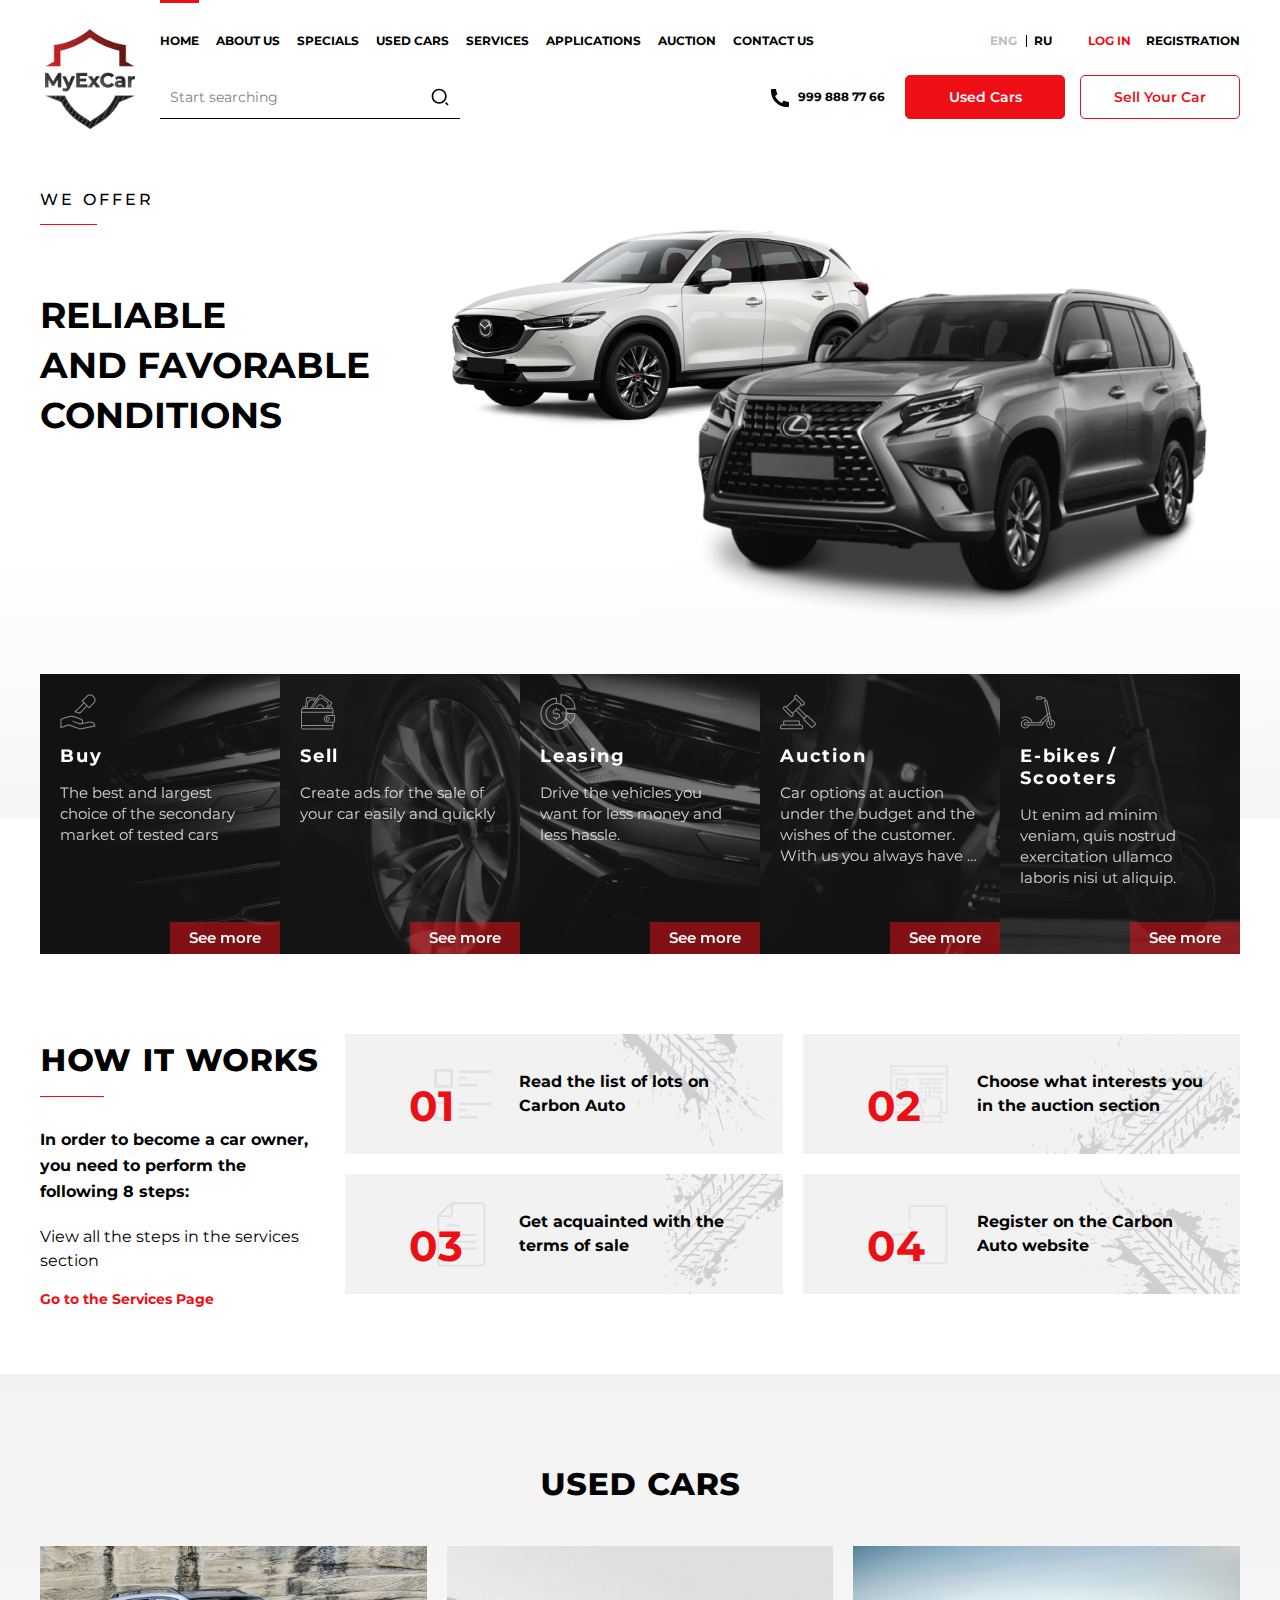
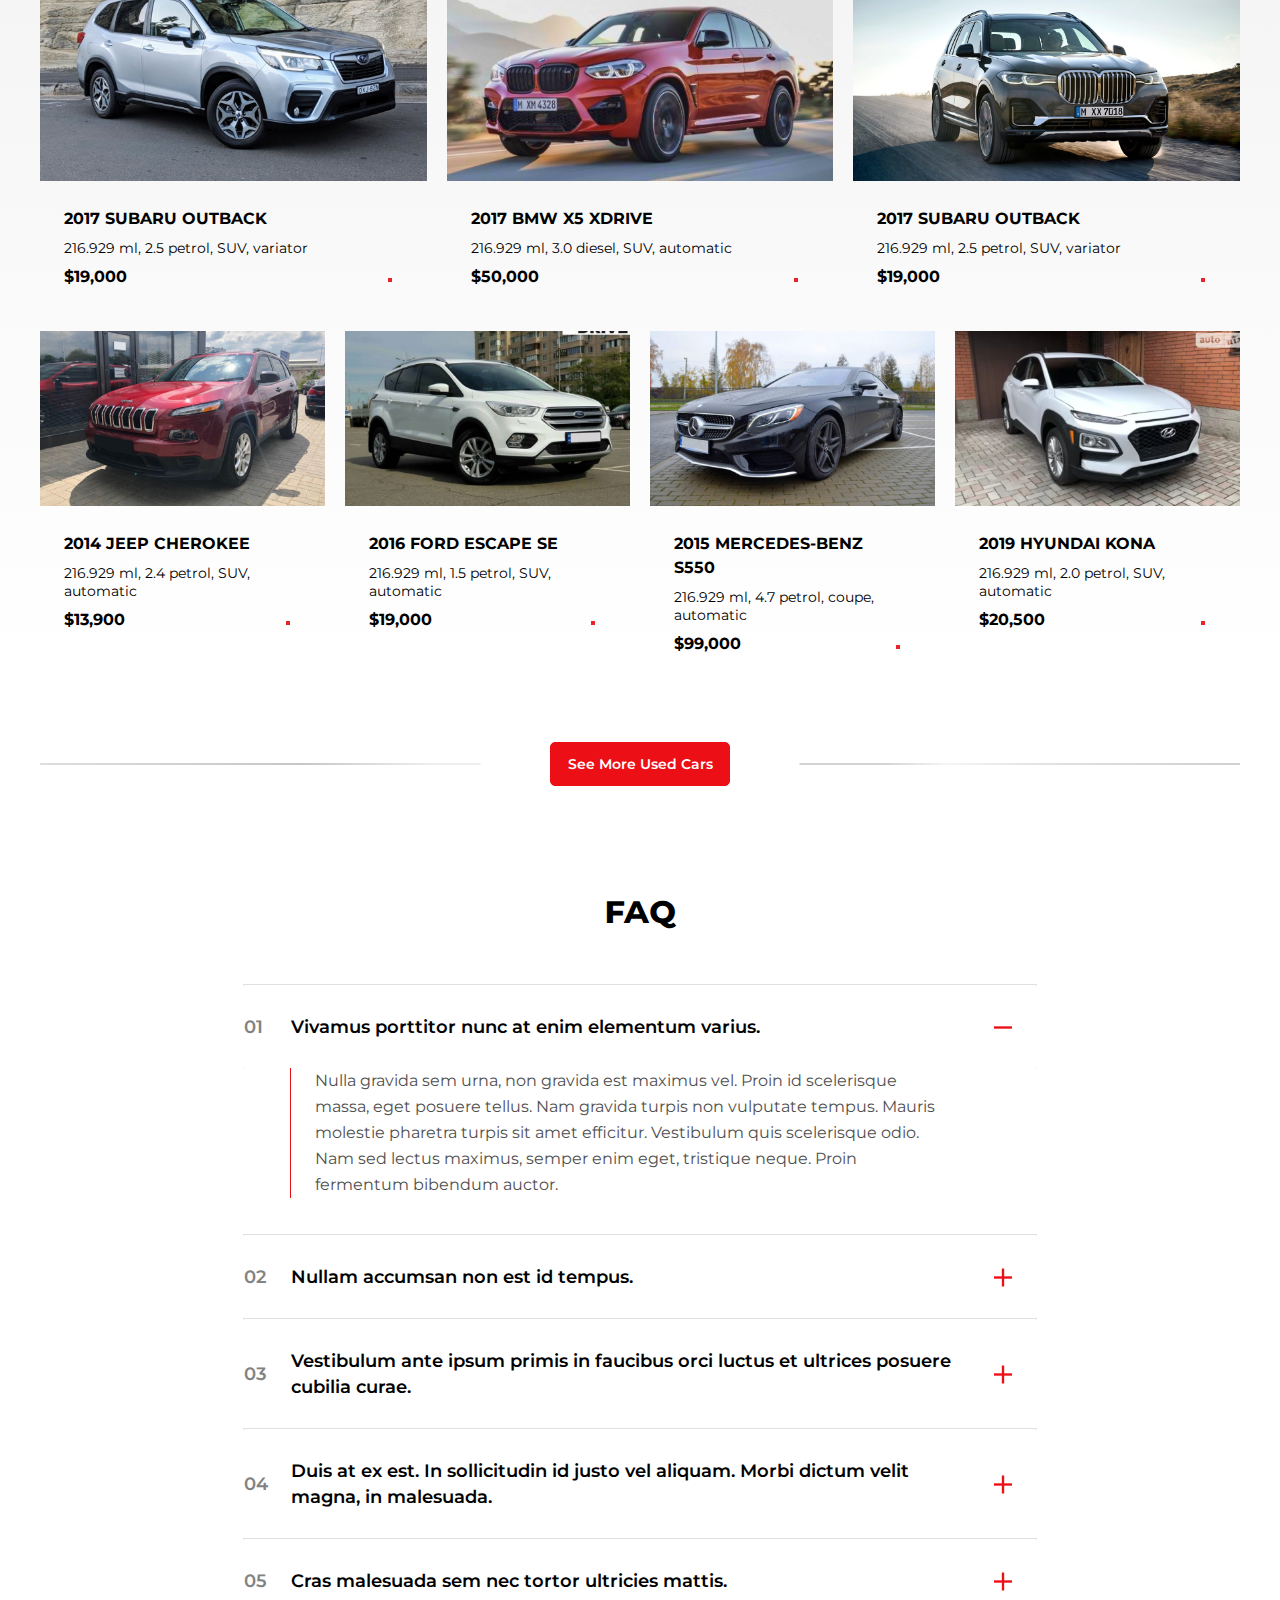
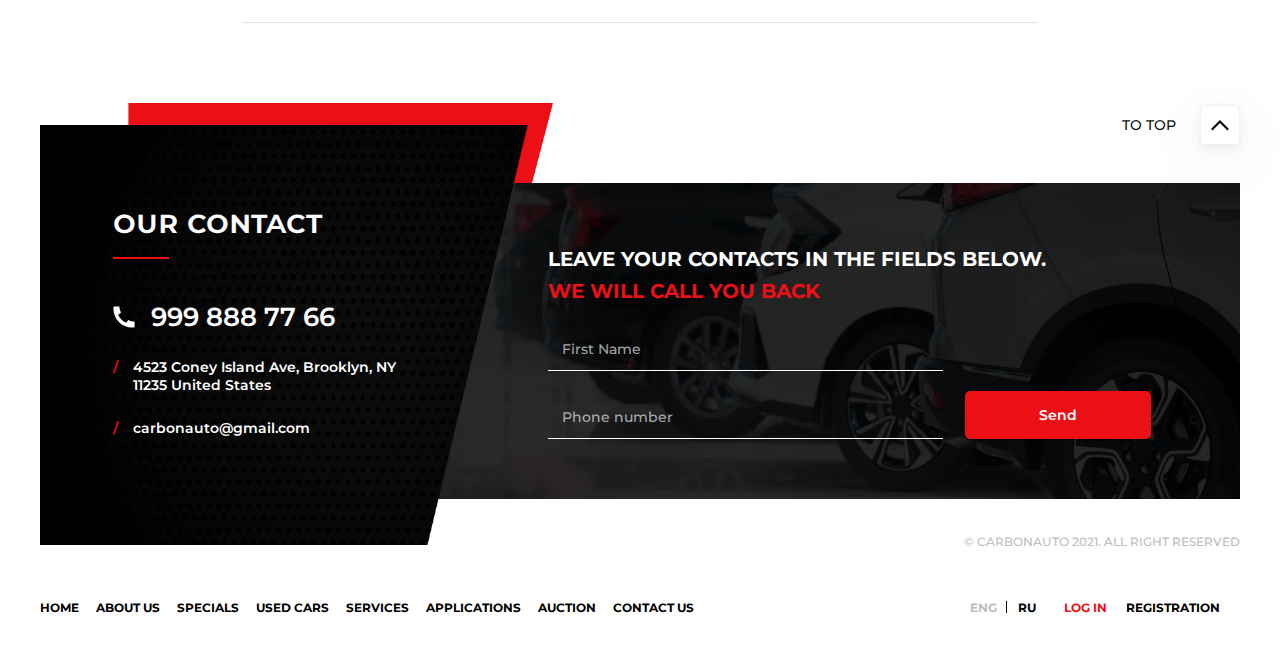
<file: index.html>
<!DOCTYPE html>
<html lang="en">

<head>
    <meta charset="UTF-8">
    <meta http-equiv="X-UA-Compatible" content="IE=edge">
    <meta name="viewport" content="width=device-width, initial-scale=1.0">
    <title>Main</title>
    <link rel="stylesheet" href="css/bootstrap.min.css">
    <link rel="stylesheet" href="css/slick.css">
    <link rel="stylesheet" href="css/common.css">
    <link rel="stylesheet" href="css/responsive.css">
</head>

<body>
    <header class="header">
        <div class="myexcontainer">
            <div class="header__contentwrapp">
                <div class="header__leftbox">
                    <a href="index.html" class="logo">
                        <img src="img/logo.svg" alt="logo">
                    </a>
                </div>
                <div class="header__rightbox">
                    <div class="header__rightbox-toprow">
                        <nav class="header_nav">
                            <ul>
                                <li class="active"><a href="#">HOME</a></li>
                                <li><a href="#">ABOUT US</a></li>
                                <li><a href="#">SPECIALS</a></li>
                                <li><a href="#">Used Cars</a></li>
                                <li><a href="#">SERVICES</a></li>
                                <li><a href="#">APPLICATIONS</a></li>
                                <li><a href="#">AUCTION</a></li>
                                <li><a href="#">CONTACT US</a></li>
                            </ul>
                        </nav>
                        <div class="header__signsect">
                            <div class="header__language">
                                <ul>
                                    <li class="active"><a href="#">ENG</a></li>
                                    <li><a href="#">RU</a></li>
                                </ul>
                            </div>
                            <div class="header__sign">
                                <ul>
                                    <li><a href="#">Log in</a></li>
                                    <li><a href="#">Registration</a></li>
                                </ul>
                            </div>
                        </div>
                    </div>
                    <div class="header__rightbox-bottrow">
                        <div class="header__searchbox">
                            <form action="">
                                <div class="header__serchinputfield">
                                    <input type="text" placeholder="Start searching">
                                    <button type="submit"></button>
                                </div>
                            </form>
                        </div>
                        <div class="header__callbox">
                            <a href="tel:9998887766" class="phonelink">
                                <svg width="24" height="24" viewBox="0 0 24 24" fill="none"
                                    xmlns="http://www.w3.org/2000/svg">
                                    <path
                                        d="M21 16.42V19.956C21.0001 20.2092 20.9042 20.453 20.7316 20.6382C20.559 20.8234 20.3226 20.9363 20.07 20.954C19.633 20.984 19.276 21 19 21C10.163 21 3 13.837 3 5C3 4.724 3.015 4.367 3.046 3.93C3.06372 3.67744 3.17658 3.44101 3.3618 3.26841C3.54703 3.09581 3.79082 2.99989 4.044 3H7.58C7.70404 2.99987 7.8237 3.04586 7.91573 3.12902C8.00776 3.21218 8.0656 3.32658 8.078 3.45C8.101 3.68 8.122 3.863 8.142 4.002C8.34073 5.38892 8.748 6.73783 9.35 8.003C9.445 8.203 9.383 8.442 9.203 8.57L7.045 10.112C8.36445 13.1865 10.8145 15.6365 13.889 16.956L15.429 14.802C15.4919 14.714 15.5838 14.6509 15.6885 14.6237C15.7932 14.5964 15.9042 14.6068 16.002 14.653C17.267 15.2539 18.6156 15.6601 20.002 15.858C20.141 15.878 20.324 15.9 20.552 15.922C20.6752 15.9346 20.7894 15.9926 20.8724 16.0846C20.9553 16.1766 21.0012 16.2961 21.001 16.42H21Z"
                                        fill="black" />
                                </svg>

                                999 888 77 66
                            </a>
                            <a href="#" class="redbtn">Used Cars</a>
                            <a href="#" class="transparrbtn">Sell Your Car</a>
                        </div>
                    </div>
                </div>
                <div class="searchadaptive">
                    <button class="respsearchicon"></button>
                </div>
                <div class="burgericon"></div>
            </div>
        </div>
        <div class="mobile-menu">
            <div class="mobile-menu_head">
                <span>Menu</span>
                <button class="closemenu"></button>
            </div>
            <div class="mobile-menu_body">
                <ul class="mobmenulist">
                    <li><a href="#">Log in</a></li>
                    <li><a href="#">Registration</a></li>
                    <li><a href="#">Home</a></li>
                    <li><a href="#">ABOUT US</a></li>
                    <li><a href="#">SPECIALS</a></li>
                    <li><a href="#">Used Cars</a></li>
                    <li><a href="#">SERVICES</a></li>
                    <li><a href="#">APPLICATIONS</a></li>
                    <li><a href="#">AUCTION</a></li>
                    <li><a href="#">CONTACT US</a></li>
                </ul>
                <div class="moblanglist">
                    <ul>
                        <li class="active"><a href="#">ENG</a></li>
                        <li><a href="#">RU</a></li>
                    </ul>
                </div>
                <div class="mobbtns">
                    <a href="#" class="redbtn">Used Cars</a>
                    <a href="#" class="transparrbtn">Sell Your Car</a>
                    <a class="mobbtns__tel" href="tel:9998887766">999 888 77 66</a>
                </div>
            </div>
        </div>
    </header>

    <main>
        <section class="mainparallaxsect">
            <div class="myexcontainer">
                <div class="row">
                    <div class="col-xl-4 col-lg-5">
                        <div class="mainparallaxsect__content">
                            <p class="sectsubtitle">we offer </p>
                            <h1>reliable<br> and favorable conditions</h1>
                        </div>
                    </div>
                    <div class="col-xl-8 col-lg-7">
                        <div class="mainparallaxsect__parallax">
                            <div id="scene">
                                <div data-depth="0.1">
                                    <img src="img/parallaxpic2.png" alt="img">
                                </div>
                                <div data-depth="-0.1">
                                    <img src="img/parallaxpic1.png" alt="img">
                                </div>
                            </div>
                            <img src="img/cars.png" alt="img">
                        </div>
                    </div>
                </div>
            </div>
        </section>

        <section class="servicesdark">
            <div class="myexcontainer">
                <div class="row no-gutters servicesdark__slider">
                    <div class="servicesdark__col">
                        <a href="#">
                            <div class="servicesdark__box">
                                <img src="img/servicepic1.jpg" alt="Buy">
                                <div class="servicesdark__boxcontent">
                                    <img src="img/icons/service-icon1.svg" alt="icon">
                                    <p class="title">Buy</p>
                                    <p class="descr">
                                        The best and largest choice of the secondary market of tested cars
                                    </p>
                                </div>
                                <span class="servicesdark__link">See more</span>
                            </div>
                        </a>
                    </div>
                    <div class="servicesdark__col">
                        <a href="#">
                            <div class="servicesdark__box">
                                <img src="img/servicepic2.jpg" alt="Buy">
                                <div class="servicesdark__boxcontent">
                                    <img src="img/icons/service-icon2.svg" alt="icon">
                                    <p class="title">Sell</p>
                                    <p class="descr">
                                        Create ads for the sale of your car easily and quickly
                                    </p>
                                </div>
                                <span class="servicesdark__link">See more</span>
                            </div>
                        </a>
                    </div>
                    <div class="servicesdark__col">
                        <a href="#">
                            <div class="servicesdark__box">
                                <img src="img/servicepic3.jpg" alt="Buy">
                                <div class="servicesdark__boxcontent">
                                    <img src="img/icons/service-icon3.svg" alt="icon">
                                    <p class="title">Leasing</p>
                                    <p class="descr">
                                        Drive the vehicles you want for less money and less hassle.
                                    </p>
                                </div>
                                <span class="servicesdark__link">See more</span>
                            </div>
                        </a>
                    </div>
                    <div class="servicesdark__col">
                        <a href="#">
                            <div class="servicesdark__box">
                                <img src="img/servicepic4.jpg" alt="Buy">
                                <div class="servicesdark__boxcontent">
                                    <img src="img/icons/service-icon4.svg" alt="icon">
                                    <p class="title">Auction</p>
                                    <p class="descr">
                                        Сar options at auction under the budget and the wishes of the customer. With us
                                        you always have a choice.
                                    </p>
                                </div>
                                <span class="servicesdark__link">See more</span>
                            </div>
                        </a>
                    </div>
                    <div class="servicesdark__col">
                        <a href="#">
                            <div class="servicesdark__box">
                                <img src="img/servicepic5.jpg" alt="Buy">
                                <div class="servicesdark__boxcontent">
                                    <img src="img/icons/service-icon5.svg" alt="icon">
                                    <p class="title">E-bikes / Scooters</p>
                                    <p class="descr">
                                        Ut enim ad minim veniam, quis nostrud exercitation ullamco laboris nisi ut
                                        aliquip.
                                    </p>
                                </div>
                                <span class="servicesdark__link">See more</span>
                            </div>
                        </a>
                    </div>
                </div>
            </div>
        </section>

        <section class="howitworks">
            <div class="myexcontainer">
                <div class="row">
                    <div class="col-xl-3 col-lg-4">
                        <div class="howitworks__descrsect">
                            <p class="section-title underlinered">how it works</p>
                            <p class="section-boldtext">
                                In order to become a car owner, you need to perform the following 8 steps:
                            </p>
                            <div class="descr">
                                <p>View all the steps in the services section</p>
                            </div>
                            <a href="#">Go to the Services Page</a>
                        </div>
                    </div>
                    <div class="col-xl-9 col-lg-8">
                        <div class="row">
                            <div class="col-md-6">
                                <div class="howitworks__box">
                                    <div class="hiwnum">
                                        <span>01</span>
                                        <img src="img/icons/hiwicon1.svg" alt="img">
                                    </div>
                                    <div class="hiwdescr">
                                        <p>Read the list of lots on Carbon Auto</p>
                                    </div>
                                </div>
                            </div>
                            <div class="col-md-6">
                                <div class="howitworks__box">
                                    <div class="hiwnum">
                                        <span>02</span>
                                        <img src="img/icons/hiwicon2.svg" alt="img">
                                    </div>
                                    <div class="hiwdescr">
                                        <p>Choose what interests you in the auction section</p>
                                    </div>
                                </div>
                            </div>
                            <div class="col-md-6">
                                <div class="howitworks__box">
                                    <div class="hiwnum">
                                        <span>03</span>
                                        <img src="img/icons/hiwicon3.svg" alt="img">
                                    </div>
                                    <div class="hiwdescr">
                                        <p>Get acquainted with the terms of sale</p>
                                    </div>
                                </div>
                            </div>
                            <div class="col-md-6">
                                <div class="howitworks__box">
                                    <div class="hiwnum">
                                        <span>04</span>
                                        <img src="img/icons/hiwicon4.svg" alt="img">
                                    </div>
                                    <div class="hiwdescr">
                                        <p>Register on the
                                            Carbon Auto website</p>
                                    </div>
                                </div>
                            </div>
                        </div>
                    </div>
                </div>
            </div>
        </section>

        <section class="usedcars">
            <div class="myexcontainer">
                <p class="section-title">used cars</p>
                <div class="row">
                    <div class="col-lg-4">
                        <a href="#">
                            <div class="usedcarscard">
                                <div class="usedcarscard__img">
                                    <img src="img/car1.png" alt="img">
                                </div>
                                <div class="usedcarscard__info">
                                    <p class="title">2017 SUBARU OUTBACK</p>
                                    <p class="descr">216.929 ml, 2.5 petrol, SUV, varіator</p>
                                    <p class="price">$19,000</p>
                                    <div class="arrowanimation">
                                        <span class="redpoint"></span>
                                        <img src="img/redarrow.svg" alt="arrow">
                                    </div>
                                </div>
                            </div>
                        </a>
                    </div>
                    <div class="col-lg-4">
                        <a href="#">
                            <div class="usedcarscard">
                                <div class="usedcarscard__img">
                                    <img src="img/car2.png" alt="img">
                                </div>
                                <div class="usedcarscard__info">
                                    <p class="title">2017 BMW X5 XDRIVE</p>
                                    <p class="descr">216.929 ml, 3.0 diesel, SUV, automatic</p>
                                    <p class="price">$50,000</p>
                                    <div class="arrowanimation">
                                        <span class="redpoint"></span>
                                        <img src="img/redarrow.svg" alt="arrow">
                                    </div>
                                </div>
                            </div>
                        </a>
                    </div>
                    <div class="col-lg-4">
                        <a href="#">
                            <div class="usedcarscard">
                                <div class="usedcarscard__img">
                                    <img src="img/car3.png" alt="img">
                                </div>
                                <div class="usedcarscard__info">
                                    <p class="title">2017 SUBARU OUTBACK</p>
                                    <p class="descr">216.929 ml, 2.5 petrol, SUV, varіator</p>
                                    <p class="price">$19,000</p>
                                    <div class="arrowanimation">
                                        <span class="redpoint"></span>
                                        <img src="img/redarrow.svg" alt="arrow">
                                    </div>
                                </div>
                            </div>
                        </a>
                    </div>
                    <div class="col-lg-3 col-md-6">
                        <a href="#">
                            <div class="usedcarscard">
                                <div class="usedcarscard__img">
                                    <img src="img/car4.png" alt="img">
                                </div>
                                <div class="usedcarscard__info">
                                    <p class="title">2014 JEEP CHEROKEE</p>
                                    <p class="descr">216.929 ml, 2.4 petrol, SUV, automatic</p>
                                    <p class="price">$13,900</p>
                                    <div class="arrowanimation">
                                        <span class="redpoint"></span>
                                        <img src="img/redarrow.svg" alt="arrow">
                                    </div>
                                </div>
                            </div>
                        </a>
                    </div>
                    <div class="col-lg-3 col-md-6">
                        <a href="#">
                            <div class="usedcarscard">
                                <div class="usedcarscard__img">
                                    <img src="img/car5.png" alt="img">
                                </div>
                                <div class="usedcarscard__info">
                                    <p class="title">2016 FORD ESCAPE SE</p>
                                    <p class="descr">216.929 ml, 1.5 petrol, SUV, automatic</p>
                                    <p class="price">$19,000</p>
                                    <div class="arrowanimation">
                                        <span class="redpoint"></span>
                                        <img src="img/redarrow.svg" alt="arrow">
                                    </div>
                                </div>
                            </div>
                        </a>
                    </div>
                    <div class="col-lg-3 col-md-6">
                        <a href="#">
                            <div class="usedcarscard">
                                <div class="usedcarscard__img">
                                    <img src="img/car6.png" alt="img">
                                </div>
                                <div class="usedcarscard__info">
                                    <p class="title">2015 MERCEDES-BENZ S550</p>
                                    <p class="descr">216.929 ml, 4.7 petrol, coupe, automatic</p>
                                    <p class="price">$99,000</p>
                                    <div class="arrowanimation">
                                        <span class="redpoint"></span>
                                        <img src="img/redarrow.svg" alt="arrow">
                                    </div>
                                </div>
                            </div>
                        </a>
                    </div>
                    <div class="col-lg-3 col-md-6">
                        <a href="#">
                            <div class="usedcarscard">
                                <div class="usedcarscard__img">
                                    <img src="img/car7.png" alt="img">
                                </div>
                                <div class="usedcarscard__info">
                                    <p class="title">2019 HYUNDAI KONA</p>
                                    <p class="descr">216.929 ml, 2.0 petrol, SUV, automatic</p>
                                    <p class="price">$20,500</p>
                                    <div class="arrowanimation">
                                        <span class="redpoint"></span>
                                        <img src="img/redarrow.svg" alt="arrow">
                                    </div>
                                </div>
                            </div>
                        </a>
                    </div>
                    <div class="col-12">
                        <div class="showmorecars">
                            <a href="#" class="redbtn">See More Used Cars</a>
                        </div>
                    </div>
                </div>
            </div>
        </section>

        <section class="faq">
            <div class="myexcontainer">
                <div class="row justify-content-center">
                    <div class="col-xl-8">
                        <p class="section-title">faq</p>
                        <div class="accordion" id="accordionExample">
                            <div class="card">
                                <div class="card-header" id="headingOne">
                                    <h2 class="mb-0">
                                        <button class="btn btn-link btn-block text-left accordeon-title minus"
                                            type="button" data-toggle="collapse" data-target="#collapseOne"
                                            aria-expanded="true" aria-controls="collapseOne">
                                            <span>01</span> Vivamus porttitor nunc at enim elementum varius.
                                            <svg class="plussvg" width="23" height="23" viewBox="0 0 23 23" fill="none"
                                                xmlns="http://www.w3.org/2000/svg">
                                                <rect y="10" width="23" height="3" fill="#EC0F16" />
                                                <rect x="13" width="23" height="3" transform="rotate(90 13 0)"
                                                    fill="#EC0F16" />
                                            </svg>
                                        </button>
                                    </h2>
                                </div>

                                <div id="collapseOne" class="collapse show" aria-labelledby="headingOne"
                                    data-parent="#accordionExample">
                                    <div class="card-body">
                                        <p>Nulla gravida sem urna, non gravida est maximus vel. Proin id scelerisque
                                            massa,
                                            eget posuere tellus. Nam gravida turpis non vulputate tempus. Mauris
                                            molestie
                                            pharetra turpis sit amet efficitur. Vestibulum quis scelerisque odio. Nam
                                            sed
                                            lectus maximus, semper enim eget, tristique neque. Proin fermentum bibendum
                                            auctor.</p>
                                    </div>
                                </div>
                            </div>
                            <div class="card">
                                <div class="card-header" id="headingTwo">
                                    <h2 class="mb-0">
                                        <button class="btn btn-link btn-block text-left accordeon-title" type="button"
                                            data-toggle="collapse" data-target="#collapseTwo" aria-expanded="true"
                                            aria-controls="collapseTwo">
                                            <span>02</span> Nullam accumsan non est id tempus.
                                            <svg class="plussvg" width="23" height="23" viewBox="0 0 23 23" fill="none"
                                                xmlns="http://www.w3.org/2000/svg">
                                                <rect y="10" width="23" height="3" fill="#EC0F16" />
                                                <rect x="13" width="23" height="3" transform="rotate(90 13 0)"
                                                    fill="#EC0F16" />
                                            </svg>
                                        </button>
                                    </h2>
                                </div>
                                <div id="collapseTwo" class="collapse" aria-labelledby="headingTwo"
                                    data-parent="#accordionExample">
                                    <div class="card-body">
                                        <p>Nulla gravida sem urna, non gravida est maximus vel. Proin id scelerisque
                                            massa,
                                            eget posuere tellus. Nam gravida turpis non vulputate tempus. Mauris
                                            molestie
                                            pharetra turpis sit amet efficitur. Vestibulum quis scelerisque odio. Nam
                                            sed
                                            lectus maximus, semper enim eget, tristique neque. Proin fermentum bibendum
                                            auctor.</p>
                                    </div>
                                </div>
                            </div>
                            <div class="card">
                                <div class="card-header" id="headingThree">
                                    <h2 class="mb-0">
                                        <button class="btn btn-link btn-block text-left accordeon-title" type="button"
                                            data-toggle="collapse" data-target="#collapseThree" aria-expanded="true"
                                            aria-controls="collapseThree">
                                            <span>03</span> Vestibulum ante ipsum primis in faucibus orci luctus et
                                            ultrices posuere cubilia curae.
                                            <svg class="plussvg" width="23" height="23" viewBox="0 0 23 23" fill="none"
                                                xmlns="http://www.w3.org/2000/svg">
                                                <rect y="10" width="23" height="3" fill="#EC0F16" />
                                                <rect x="13" width="23" height="3" transform="rotate(90 13 0)"
                                                    fill="#EC0F16" />
                                            </svg>
                                        </button>
                                    </h2>
                                </div>
                                <div id="collapseThree" class="collapse" aria-labelledby="headingThree"
                                    data-parent="#accordionExample">
                                    <div class="card-body">
                                        <p>Nulla gravida sem urna, non gravida est maximus vel. Proin id scelerisque
                                            massa,
                                            eget posuere tellus. Nam gravida turpis non vulputate tempus. Mauris
                                            molestie
                                            pharetra turpis sit amet efficitur. Vestibulum quis scelerisque odio. Nam
                                            sed
                                            lectus maximus, semper enim eget, tristique neque. Proin fermentum bibendum
                                            auctor.</p>
                                    </div>
                                </div>
                            </div>
                            <div class="card">
                                <div class="card-header" id="headingThree">
                                    <h2 class="mb-0">
                                        <button class="btn btn-link btn-block text-left accordeon-title" type="button"
                                            data-toggle="collapse" data-target="#collapseFour" aria-expanded="true"
                                            aria-controls="collapseFour">
                                            <span>04</span> Duis at ex est. In sollicitudin id justo vel aliquam. Morbi
                                            dictum velit magna, in malesuada.
                                            <svg class="plussvg" width="23" height="23" viewBox="0 0 23 23" fill="none"
                                                xmlns="http://www.w3.org/2000/svg">
                                                <rect y="10" width="23" height="3" fill="#EC0F16" />
                                                <rect x="13" width="23" height="3" transform="rotate(90 13 0)"
                                                    fill="#EC0F16" />
                                            </svg>
                                        </button>
                                    </h2>
                                </div>
                                <div id="collapseFour" class="collapse" aria-labelledby="headingThree"
                                    data-parent="#accordionExample">
                                    <div class="card-body">
                                        <p>Nulla gravida sem urna, non gravida est maximus vel. Proin id scelerisque
                                            massa,
                                            eget posuere tellus. Nam gravida turpis non vulputate tempus. Mauris
                                            molestie
                                            pharetra turpis sit amet efficitur. Vestibulum quis scelerisque odio. Nam
                                            sed
                                            lectus maximus, semper enim eget, tristique neque. Proin fermentum bibendum
                                            auctor.</p>
                                    </div>
                                </div>
                            </div>
                            <div class="card">
                                <div class="card-header" id="headingThree">
                                    <h2 class="mb-0">
                                        <button class="btn btn-link btn-block text-left accordeon-title" type="button"
                                            data-toggle="collapse" data-target="#collapseFive" aria-expanded="true"
                                            aria-controls="collapseFive">
                                            <span>05</span> Cras malesuada sem nec tortor ultricies mattis.
                                            <svg class="plussvg" width="23" height="23" viewBox="0 0 23 23" fill="none"
                                                xmlns="http://www.w3.org/2000/svg">
                                                <rect y="10" width="23" height="3" fill="#EC0F16" />
                                                <rect x="13" width="23" height="3" transform="rotate(90 13 0)"
                                                    fill="#EC0F16" />
                                            </svg>
                                        </button>
                                    </h2>
                                </div>
                                <div id="collapseFive" class="collapse" aria-labelledby="headingThree"
                                    data-parent="#accordionExample">
                                    <div class="card-body">
                                        <p>Nulla gravida sem urna, non gravida est maximus vel. Proin id scelerisque
                                            massa,
                                            eget posuere tellus. Nam gravida turpis non vulputate tempus. Mauris
                                            molestie
                                            pharetra turpis sit amet efficitur. Vestibulum quis scelerisque odio. Nam
                                            sed
                                            lectus maximus, semper enim eget, tristique neque. Proin fermentum bibendum
                                            auctor.</p>
                                    </div>
                                </div>
                            </div>
                        </div>
                    </div>
                </div>
            </div>
        </section>

        <section class="contactsfoot">
            <div class="myexcontainer">
                <div class="contactsfoot__bgpic">
                    <div class="totop">To Top
                        <span>
                            <svg width="18" height="11" viewBox="0 0 18 11" fill="none"
                                xmlns="http://www.w3.org/2000/svg">
                                <path
                                    d="M16.4999 10.5L17.9999 9L8.99988 -3.93403e-07L-0.000122464 9L1.49988 10.5L8.99988 3L16.4999 10.5Z"
                                    fill="#0A0909" />
                            </svg>
                        </span>
                    </div>
                    <div class="row">
                        <div class="col-xl-5 col-lg-5">
                            <div class="contactsfoot__leftsect">
                                <p class="title">our contact</p>
                                <a href="tel:9998887766" class="phone">
                                    <svg width="28" height="28" viewBox="0 0 28 28" fill="none"
                                        xmlns="http://www.w3.org/2000/svg">
                                        <path
                                            d="M27.5 20.63V25.934C27.5002 26.3138 27.3563 26.6795 27.0974 26.9573C26.8385 27.2351 26.4838 27.4044 26.105 27.431C25.4495 27.476 24.914 27.5 24.5 27.5C11.2445 27.5 0.5 16.7555 0.5 3.5C0.5 3.086 0.5225 2.5505 0.569 1.895C0.595584 1.51617 0.764872 1.16152 1.04271 0.902613C1.32054 0.64371 1.68623 0.499828 2.066 0.5H7.37C7.55606 0.499812 7.73554 0.568789 7.87359 0.693531C8.01164 0.818273 8.09839 0.989874 8.117 1.175C8.1515 1.52 8.183 1.7945 8.213 2.003C8.5111 4.08338 9.122 6.10675 10.025 8.0045C10.1675 8.3045 10.0745 8.663 9.8045 8.855L6.5675 11.168C8.54668 15.7797 12.2218 19.4548 16.8335 21.434L19.1435 18.203C19.2379 18.071 19.3757 17.9763 19.5327 17.9355C19.6898 17.8946 19.8562 17.9102 20.003 17.9795C21.9005 18.8808 23.9234 19.4902 26.003 19.787C26.2115 19.817 26.486 19.85 26.828 19.883C27.0129 19.902 27.1841 19.9889 27.3085 20.1269C27.433 20.2649 27.5017 20.4442 27.5015 20.63H27.5Z"
                                            fill="white" />
                                    </svg>
                                    999 888 77 66
                                </a>
                                <ul>
                                    <li>
                                        4523 Coney Island Ave, Brooklyn,
                                        NY 11235 United States
                                    </li>
                                    <li><a href="mailto:carbonauto@gmail.com">carbonauto@gmail.com</a></li>
                                </ul>
                                <img class="blackfig" src="img/footfigure1.png" alt="img">
                                <img class="redfig" src="img/footfigure2.png" alt="img">
                            </div>
                        </div>
                        <div class="col-xl-7 col-lg-7">
                            <div class="contactsfoot__rightsect">
                                <p class="title">
                                    leave your contacts in the
                                    fields below. <span>we will call you back</span>
                                </p>
                                <form action="">
                                    <div class="fields">
                                        <input type="text" placeholder="First Name">
                                        <input type="tel" placeholder="Phone number">
                                    </div>
                                    <div class="btnsect">
                                        <input type="submit" value="Send">
                                    </div>
                                </form>
                            </div>
                        </div>
                    </div>
                    <span class="rightres">© СARBONAUTO 2021. ALL RIGHT RESERVED</span>
                </div>
            </div>
        </section>


    </main>

    <footer class="footer">
        <div class="myexcontainer">
            <div class="row no-gutters justify-content-between">
                <nav class="footer__nav">
                    <ul>
                        <li><a href="#">HOME</a></li>
                        <li><a href="#">ABOUT US</a></li>
                        <li><a href="#">SPECIALS</a></li>
                        <li><a href="#">USED CARS</a></li>
                        <li><a href="#">SERVICES</a></li>
                        <li><a href="#">APPLICATIONS</a></li>
                        <li><a href="#">AUCTION</a></li>
                        <li><a href="#">CONTACT US</a></li>
                    </ul>
                </nav>
                <div class="header__signsect">
                    <div class="header__language">
                        <ul>
                            <li class="active"><a href="#">ENG</a></li>
                            <li><a href="#">RU</a></li>
                        </ul>
                    </div>
                    <div class="header__sign">
                        <ul>
                            <li><a href="#">Log in</a></li>
                            <li><a href="#">Registration</a></li>
                        </ul>
                    </div>
                </div>
            </div>
        </div>
    </footer>













    <script src="js/jquery.js"></script>
    <script src="js/bootstrap.min.js"></script>
    <script src="js/parallax.js"></script>
    <script src="js/slick.min.js"></script>
    <script src="js/common.js"></script>
</body>

</html>
</file>
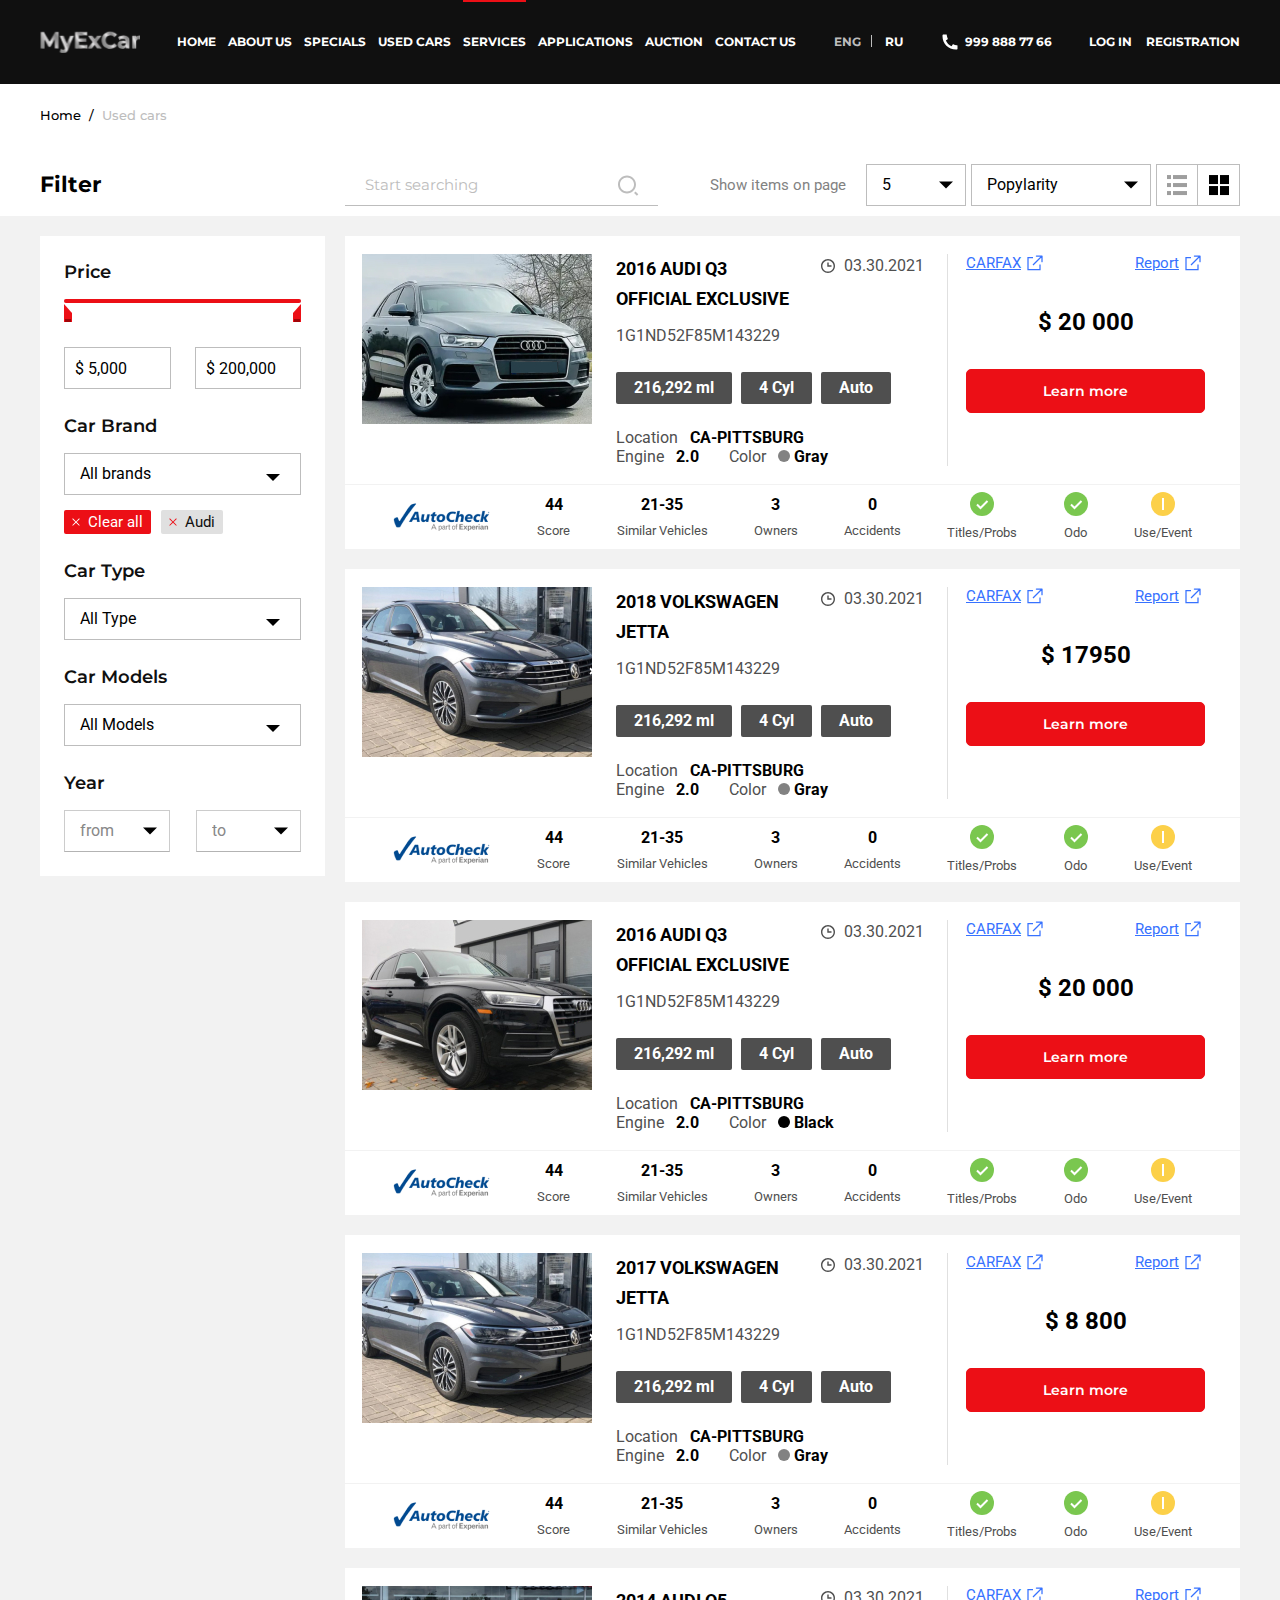
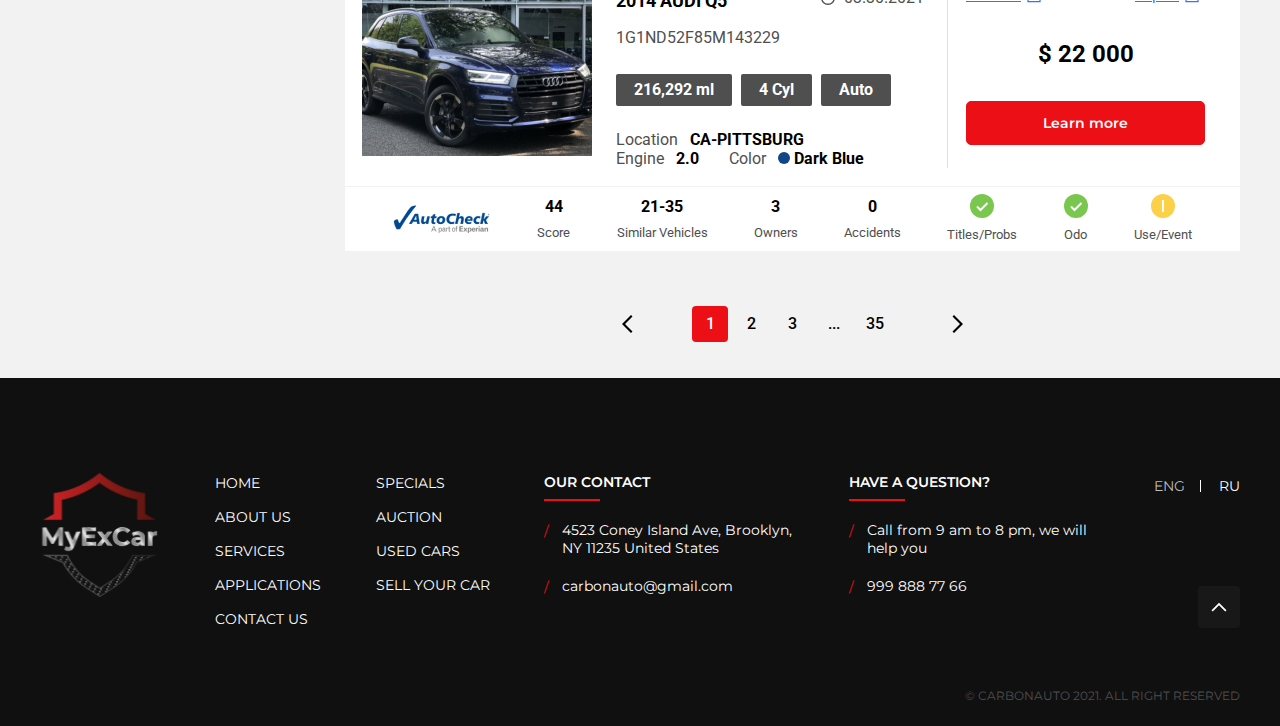
<file: catalog.html>
<!DOCTYPE html>
<html lang="en">

<head>
    <meta charset="UTF-8">
    <meta http-equiv="X-UA-Compatible" content="IE=edge">
    <meta name="viewport" content="width=device-width, initial-scale=1.0">
    <title>Catalog</title>
    <link rel="stylesheet" href="css/bootstrap.min.css">
    <link rel="stylesheet" href="css/jquery.formstyler.css">
    <link rel="stylesheet" href="css/jquery.formstyler.theme.css">
    <link rel="stylesheet" href="css/common.css">
    <link rel="stylesheet" href="css/responsive.css">
</head>

<body>
    <header class="headerblack">
        <div class="myexcontainer">
            <div class="headerblack__content">
                <a href="index.html" class="hb__logo">
                    <img src="img/logo-black.svg" alt="logo">
                </a>
                <nav class="hb__menu">
                    <ul>
                        <li><a href="#">HOME</a></li>
                        <li><a href="#">ABOUT US</a></li>
                        <li><a href="#">SPECIALS</a></li>
                        <li><a href="#">Used Cars</a></li>
                        <li class="active"><a href="#">Services</a></li>
                        <li><a href="#">APPLICATIONS</a></li>
                        <li><a href="#">AUCTION</a></li>
                        <li><a href="#">CONTACT US</a></li>
                    </ul>
                </nav>
                <div class="hb__lang">
                    <ul>
                        <li class="active"><a href="#">ENG</a></li>
                        <li><a href="#">RU</a></li>
                    </ul>
                </div>
                <a href="tel:9998887766" class="hb__tel">999 888 77 66</a>
                <div class="hb__sign">
                    <ul>
                        <li><a href="#">Log in</a></li>
                        <li><a href="#">Registration</a></li>
                    </ul>
                </div>


            </div>
            <div class="header__contentwrapp">
                <div class="header__leftbox">
                    <a href="index.html" class="logo">
                        <img src="img/logo.svg" alt="logo">
                    </a>
                </div>
                <div class="searchadaptive">
                    <button class="respsearchicon"></button>
                </div>
                <div class="burgericon"></div>
            </div>
        </div>

        <div class="mobile-menu">
            <div class="mobile-menu_head">
                <span>Menu</span>
                <button class="closemenu"></button>
            </div>
            <div class="mobile-menu_body">
                <ul class="mobmenulist">
                    <li><a href="#">Log in</a></li>
                    <li><a href="#">Registration</a></li>
                    <li><a href="#">Home</a></li>
                    <li><a href="#">ABOUT US</a></li>
                    <li><a href="#">SPECIALS</a></li>
                    <li><a href="#">Used Cars</a></li>
                    <li><a href="#">SERVICES</a></li>
                    <li><a href="#">APPLICATIONS</a></li>
                    <li><a href="#">AUCTION</a></li>
                    <li><a href="#">CONTACT US</a></li>
                </ul>
                <div class="moblanglist">
                    <ul>
                        <li class="active"><a href="#">ENG</a></li>
                        <li><a href="#">RU</a></li>
                    </ul>
                </div>
                <div class="mobbtns">
                    <a href="#" class="redbtn">Used Cars</a>
                    <a href="#" class="transparrbtn">Sell Your Car</a>
                    <a class="mobbtns__tel" href="tel:9998887766">999 888 77 66</a>
                </div>
            </div>
        </div>
    </header>

    <main>
        <div class="myexcontainer">
            <div class="breacrumbs">
                <ul>
                    <li><a href="#">Home</a></li>
                    <li>Used cars</li>
                </ul>
            </div>
        </div>
        <section class="cattopfilter">
            <div class="myexcontainer">
                <div class="row">
                    <div class="col-xl-3 d-flex align-items-center">
                        <p class="filttitl">Filter</p>
                    </div>
                    <div class="col-xl-9">
                        <div class="filtwrap">
                            <div class="cattopfilter__search">
                                <div class="searchbox">
                                    <input type="text" placeholder="Start searching">
                                    <button></button>
                                </div>
                            </div>
                            <div class="filtbox">
                                <div class="showitems">
                                    <p> Show items on page</p>
                                    <select name="" id="">
                                        <option value="0">5</option>
                                        <option value="1">10</option>
                                        <option value="2">15</option>
                                        <option value="3">20</option>
                                        <option value="4">50</option>
                                    </select>
                                </div>
                                <div class="sortby">
                                    <select name="" id="">
                                        <option value="0">Popylarity</option>
                                        <option value="1">Lorem Ips</option>
                                        <option value="2">Lorem Ips</option>
                                    </select>
                                </div>
                                <div class="columnorrow">
                                    <button class="torow">
                                        <img src="img/icons/col-icon.svg" alt="img">
                                    </button>
                                    <button class="tocol active">
                                        <img src="img/icons/col-icon2.svg" alt="img">
                                    </button>
                                </div>
                            </div>
                        </div>
                    </div>
                </div>
            </div>
        </section>

        <section class="catcontent">
            <div class="myexcontainer">
                <div class="row">
                    <div class="col-xl-3">
                        <aside class="leftcatfilter">
                            <p class="title">Price</p>
                            <div class="leftcatfilter-block">
                                <div id="slider-range"></div>

                                <div class=" slider-labels">
                                    <div class=" caption">
                                        <span id="slider-range-value1"></span>
                                    </div>
                                    <div class="caption">
                                        <span id="slider-range-value2"></span>
                                    </div>
                                </div>
                                <div class="">
                                    <div class="">
                                        <form>
                                            <input type="hidden" name="min-value" value="">
                                            <input type="hidden" name="max-value" value="">
                                        </form>
                                    </div>
                                </div>
                            </div>
                            <div class="leftcatfilter-block">
                                <p class="title">Car Brand</p>
                                <div class="selectimitation">
                                    <div class="selectimitation__selitem">
                                        <span>All brands</span>
                                        <span class="selectimitation__arrow">
                                            <svg width="14" height="7" viewBox="0 0 14 7" fill="none"
                                                xmlns="http://www.w3.org/2000/svg">
                                                <path d="M-3.0598e-07 0L7 7L14 -6.11959e-07L-3.0598e-07 0Z"
                                                    fill="black" />
                                            </svg>
                                        </span>
                                    </div>
                                    <div class="selectimitation__sellist">
                                        <div class="selectimitation__checkrow">
                                            <input type="checkbox" id="allbarands" class="allcheck">
                                            <label for="allbarands">All brands</label>
                                        </div>
                                        <div class="selectimitation__checkrow">
                                            <input type="checkbox" id="brand1">
                                            <label for="brand1">Acura</label>
                                        </div>
                                        <div class="selectimitation__checkrow">
                                            <input type="checkbox" id="brand2">
                                            <label for="brand2">Audi</label>
                                        </div>
                                        <div class="selectimitation__checkrow">
                                            <input type="checkbox" id="brand3">
                                            <label for="brand3">BMW</label>
                                        </div>
                                        <div class="selectimitation__checkrow">
                                            <input type="checkbox" id="brand4">
                                            <label for="brand4">BRP</label>
                                        </div>
                                        <div class="selectimitation__checkrow">
                                            <input type="checkbox" id="brand5">
                                            <label for="brand5">Chevrolet</label>
                                        </div>
                                        <div class="selectimitation__checkrow">
                                            <input type="checkbox" id="brand6">
                                            <label for="brand6">Dodge</label>
                                        </div>
                                        <div class="selectimitation__checkrow">
                                            <input type="checkbox" id="brand7">
                                            <label for="brand7">Ford</label>
                                        </div>
                                        <div class="selectimitation__checkrow">
                                            <input type="checkbox" id="brand8">
                                            <label for="brand8">GMC</label>
                                        </div>
                                        <div class="selectimitation__checkrow">
                                            <input type="checkbox" id="brand9">
                                            <label for="brand9">Honda</label>
                                        </div>
                                        <div class="selectimitation__checkrow">
                                            <input type="checkbox" id="brand10">
                                            <label for="brand10">Jeep</label>
                                        </div>
                                        <div class="selectimitation__checkrow">
                                            <input type="checkbox" id="brand11">
                                            <label for="brand11">Kia</label>
                                        </div>
                                        <div class="selectimitation__checkrow">
                                            <input type="checkbox" id="brand12">
                                            <label for="brand12">Lexus</label>
                                        </div>
                                        <div class="selectimitation__checkrow">
                                            <input type="checkbox" id="brand13">
                                            <label for="brand13">Acura</label>
                                        </div>
                                    </div>
                                </div>
                                <div class="choseditems">
                                    <div class="choseditem clearall">
                                        <span></span>
                                        Clear all
                                    </div>
                                    <div class="choseditem">
                                        <span></span>
                                        Audi
                                    </div>
                                </div>
                            </div>
                            <div class="leftcatfilter-block">
                                <p class="title">Car Type</p>
                                <div class="selectimitation">
                                    <div class="selectimitation__selitem">
                                        <span>All Type</span>
                                        <span class="selectimitation__arrow">
                                            <svg width="14" height="7" viewBox="0 0 14 7" fill="none"
                                                xmlns="http://www.w3.org/2000/svg">
                                                <path d="M-3.0598e-07 0L7 7L14 -6.11959e-07L-3.0598e-07 0Z"
                                                    fill="black" />
                                            </svg>
                                        </span>
                                    </div>
                                    <div class="selectimitation__sellist">
                                        <div class="selectimitation__checkrow">
                                            <input type="checkbox" id="alltypes" class="allcheck">
                                            <label for="alltypes">All brands</label>
                                        </div>
                                        <div class="selectimitation__checkrow">
                                            <input type="checkbox" id="type1">
                                            <label for="type1">Type 1</label>
                                        </div>
                                        <div class="selectimitation__checkrow">
                                            <input type="checkbox" id="type2">
                                            <label for="type2">Type 2</label>
                                        </div>
                                    </div>
                                </div>
                            </div>
                            <div class="leftcatfilter-block">
                                <p class="title">Car Models</p>
                                <div class="selectimitation">
                                    <div class="selectimitation__selitem">
                                        <span>All Models</span>
                                        <span class="selectimitation__arrow">
                                            <svg width="14" height="7" viewBox="0 0 14 7" fill="none"
                                                xmlns="http://www.w3.org/2000/svg">
                                                <path d="M-3.0598e-07 0L7 7L14 -6.11959e-07L-3.0598e-07 0Z"
                                                    fill="black" />
                                            </svg>
                                        </span>
                                    </div>
                                    <div class="selectimitation__sellist">
                                        <div class="selectimitation__checkrow">
                                            <input type="checkbox" id="allmodels" class="allcheck">
                                            <label for="allmodels">All brands</label>
                                        </div>
                                        <div class="selectimitation__checkrow">
                                            <input type="checkbox" id="model1">
                                            <label for="model1">Model 1</label>
                                        </div>
                                        <div class="selectimitation__checkrow">
                                            <input type="checkbox" id="model2">
                                            <label for="model2">Model 2</label>
                                        </div>
                                    </div>
                                </div>
                            </div>
                            <div class="leftcatfilter-block">
                                <p class="title">Year</p>
                                <div class="leftcatfilter__years">
                                    <div class="leftcatfilter__year">
                                        <select name="" id="" data-placeholder="from">
                                            <option value="0"></option>
                                            <option value="1">1991</option>
                                            <option value="2">2000</option>
                                        </select>
                                    </div>
                                    <div class="leftcatfilter__year">
                                        <select name="" id="" data-placeholder="to">
                                            <option value="0"></option>
                                            <option value="1">2018</option>
                                            <option value="2">2021</option>
                                        </select>
                                    </div>
                                </div>
                            </div>
                        </aside>
                    </div>
                    <div class="col-xl-9">
                        <div class="catalogwrapper">
                            <div class="catalogrow">
                                <div class="catalogrow__body">
                                    <div class="catalogrow__img">
                                        <img src="img/carcat1.jpg" alt="car">
                                    </div>
                                    <div class="catalogrow__info">
                                        <p class="date">03.30.2021</p>
                                        <p class="title">2016 Audi Q3 OFFICIAL EXCLUSIVE </p>
                                        <p class="article">1G1ND52F85M143229</p>
                                        <div class="infobuttons">
                                            <span>216,292 ml</span>
                                            <span>4 Cyl</span>
                                            <span>Auto</span>
                                        </div>
                                        <div class="infobotttext">
                                            <p>Location <span>CA-PITTSBURG</span></p>
                                            <p>Engine <span>2.0</span></p>
                                            <p>Color <span><span class="color" style="background: #828282;"></span>
                                                    Gray</span></p>
                                        </div>
                                    </div>
                                    <div class="catalogrow__action">
                                        <div class="linksbox">
                                            <a href="#">CARFAX</a>
                                            <a href="#">Report</a>
                                        </div>
                                        <p class="price">$ 20 000</p>
                                        <a href="#" class="redbtn">Learn more</a>
                                    </div>
                                </div>
                                <div class="catalogrow__footer">
                                    <a href="#" class="logo"><img src="img/autocheck.png" alt="logo"></a>
                                    <p>
                                        <span class="text">44</span>
                                        Score
                                    </p>
                                    <p>
                                        <span class="text">21-35</span>
                                        Similar Vehicles
                                    </p>
                                    <p>
                                        <span class="text">3</span>
                                        Owners
                                    </p>
                                    <p>
                                        <span class="text">0</span>
                                        Accidents
                                    </p>
                                    <p>
                                        <span class="img green"></span>
                                        Titles/Probs
                                    </p>
                                    <p>
                                        <span class="img green"></span>
                                        Odo
                                    </p>
                                    <p>
                                        <span class="img yellow"></span>
                                        Use/Event
                                    </p>
                                </div>
                            </div>
                            <div class="catalogrow">
                                <div class="catalogrow__body">
                                    <div class="catalogrow__img">
                                        <img src="img/carcat2.jpg" alt="car">
                                    </div>
                                    <div class="catalogrow__info">
                                        <p class="date">03.30.2021</p>
                                        <p class="title">2018 VOLKSWAGEN JETTA</p>
                                        <p class="article">1G1ND52F85M143229</p>
                                        <div class="infobuttons">
                                            <span>216,292 ml</span>
                                            <span>4 Cyl</span>
                                            <span>Auto</span>
                                        </div>
                                        <div class="infobotttext">
                                            <p>Location <span>CA-PITTSBURG</span></p>
                                            <p>Engine <span>2.0</span></p>
                                            <p>Color <span><span class="color" style="background: #828282;"></span>
                                                    Gray</span></p>
                                        </div>
                                    </div>
                                    <div class="catalogrow__action">
                                        <div class="linksbox">
                                            <a href="#">CARFAX</a>
                                            <a href="#">Report</a>
                                        </div>
                                        <p class="price">$ 17950</p>
                                        <a href="#" class="redbtn">Learn more</a>
                                    </div>
                                </div>
                                <div class="catalogrow__footer">
                                    <a href="#" class="logo"><img src="img/autocheck.png" alt="logo"></a>
                                    <p>
                                        <span class="text">44</span>
                                        Score
                                    </p>
                                    <p>
                                        <span class="text">21-35</span>
                                        Similar Vehicles
                                    </p>
                                    <p>
                                        <span class="text">3</span>
                                        Owners
                                    </p>
                                    <p>
                                        <span class="text">0</span>
                                        Accidents
                                    </p>
                                    <p>
                                        <span class="img green"></span>
                                        Titles/Probs
                                    </p>
                                    <p>
                                        <span class="img green"></span>
                                        Odo
                                    </p>
                                    <p>
                                        <span class="img yellow"></span>
                                        Use/Event
                                    </p>
                                </div>
                            </div>
                            <div class="catalogrow">
                                <div class="catalogrow__body">
                                    <div class="catalogrow__img">
                                        <img src="img/carcat3.jpg" alt="car">
                                    </div>
                                    <div class="catalogrow__info">
                                        <p class="date">03.30.2021</p>
                                        <p class="title">2016 Audi Q3 OFFICIAL EXCLUSIVE </p>
                                        <p class="article">1G1ND52F85M143229</p>
                                        <div class="infobuttons">
                                            <span>216,292 ml</span>
                                            <span>4 Cyl</span>
                                            <span>Auto</span>
                                        </div>
                                        <div class="infobotttext">
                                            <p>Location <span>CA-PITTSBURG</span></p>
                                            <p>Engine <span>2.0</span></p>
                                            <p>Color <span><span class="color" style="background: #000;"></span>
                                                    Black</span></p>
                                        </div>
                                    </div>
                                    <div class="catalogrow__action">
                                        <div class="linksbox">
                                            <a href="#">CARFAX</a>
                                            <a href="#">Report</a>
                                        </div>
                                        <p class="price">$ 20 000</p>
                                        <a href="#" class="redbtn">Learn more</a>
                                    </div>
                                </div>
                                <div class="catalogrow__footer">
                                    <a href="#" class="logo"><img src="img/autocheck.png" alt="logo"></a>
                                    <p>
                                        <span class="text">44</span>
                                        Score
                                    </p>
                                    <p>
                                        <span class="text">21-35</span>
                                        Similar Vehicles
                                    </p>
                                    <p>
                                        <span class="text">3</span>
                                        Owners
                                    </p>
                                    <p>
                                        <span class="text">0</span>
                                        Accidents
                                    </p>
                                    <p>
                                        <span class="img green"></span>
                                        Titles/Probs
                                    </p>
                                    <p>
                                        <span class="img green"></span>
                                        Odo
                                    </p>
                                    <p>
                                        <span class="img yellow"></span>
                                        Use/Event
                                    </p>
                                </div>
                            </div>
                            <div class="catalogrow">
                                <div class="catalogrow__body">
                                    <div class="catalogrow__img">
                                        <img src="img/carcat4.jpg" alt="car">
                                    </div>
                                    <div class="catalogrow__info">
                                        <p class="date">03.30.2021</p>
                                        <p class="title">2017 VOLKSWAGEN JETTA</p>
                                        <p class="article">1G1ND52F85M143229</p>
                                        <div class="infobuttons">
                                            <span>216,292 ml</span>
                                            <span>4 Cyl</span>
                                            <span>Auto</span>
                                        </div>
                                        <div class="infobotttext">
                                            <p>Location <span>CA-PITTSBURG</span></p>
                                            <p>Engine <span>2.0</span></p>
                                            <p>Color <span><span class="color" style="background: #828282;"></span>
                                                    Gray</span></p>
                                        </div>
                                    </div>
                                    <div class="catalogrow__action">
                                        <div class="linksbox">
                                            <a href="#">CARFAX</a>
                                            <a href="#">Report</a>
                                        </div>
                                        <p class="price">$ 8 800</p>
                                        <a href="#" class="redbtn">Learn more</a>
                                    </div>
                                </div>
                                <div class="catalogrow__footer">
                                    <a href="#" class="logo"><img src="img/autocheck.png" alt="logo"></a>
                                    <p>
                                        <span class="text">44</span>
                                        Score
                                    </p>
                                    <p>
                                        <span class="text">21-35</span>
                                        Similar Vehicles
                                    </p>
                                    <p>
                                        <span class="text">3</span>
                                        Owners
                                    </p>
                                    <p>
                                        <span class="text">0</span>
                                        Accidents
                                    </p>
                                    <p>
                                        <span class="img green"></span>
                                        Titles/Probs
                                    </p>
                                    <p>
                                        <span class="img green"></span>
                                        Odo
                                    </p>
                                    <p>
                                        <span class="img yellow"></span>
                                        Use/Event
                                    </p>
                                </div>
                            </div>
                            <div class="catalogrow">
                                <div class="catalogrow__body">
                                    <div class="catalogrow__img">
                                        <img src="img/carcat5.jpg" alt="car">
                                    </div>
                                    <div class="catalogrow__info">
                                        <p class="date">03.30.2021</p>
                                        <p class="title">2014 Audi Q5</p>
                                        <p class="article">1G1ND52F85M143229</p>
                                        <div class="infobuttons">
                                            <span>216,292 ml</span>
                                            <span>4 Cyl</span>
                                            <span>Auto</span>
                                        </div>
                                        <div class="infobotttext">
                                            <p>Location <span>CA-PITTSBURG</span></p>
                                            <p>Engine <span>2.0</span></p>
                                            <p>Color <span><span class="color" style="background: #124588;"></span> Dark
                                                    Blue</span></p>
                                        </div>
                                    </div>
                                    <div class="catalogrow__action">
                                        <div class="linksbox">
                                            <a href="#">CARFAX</a>
                                            <a href="#">Report</a>
                                        </div>
                                        <p class="price">$ 22 000</p>
                                        <a href="#" class="redbtn">Learn more</a>
                                    </div>
                                </div>
                                <div class="catalogrow__footer">
                                    <a href="#" class="logo"><img src="img/autocheck.png" alt="logo"></a>
                                    <p>
                                        <span class="text">44</span>
                                        Score
                                    </p>
                                    <p>
                                        <span class="text">21-35</span>
                                        Similar Vehicles
                                    </p>
                                    <p>
                                        <span class="text">3</span>
                                        Owners
                                    </p>
                                    <p>
                                        <span class="text">0</span>
                                        Accidents
                                    </p>
                                    <p>
                                        <span class="img green"></span>
                                        Titles/Probs
                                    </p>
                                    <p>
                                        <span class="img green"></span>
                                        Odo
                                    </p>
                                    <p>
                                        <span class="img yellow"></span>
                                        Use/Event
                                    </p>
                                </div>
                            </div>
                        </div>
                        <nav class="pagination-wrapper">
                            <ul class="pagination">
                                <li class="page-item">
                                    <a class="page-link" href="#">
                                        <svg width="24" height="24" viewBox="0 0 24 24" fill="none"
                                            xmlns="http://www.w3.org/2000/svg">
                                            <path
                                                d="M17.5 4.50006L16 3.00006L7 12.0001L16 21.0001L17.5 19.5001L10 12.0001L17.5 4.50006Z"
                                                fill="black" />
                                        </svg>
                                    </a>
                                </li>
                                <li class="page-item active"><a class="page-link" href="#">1</a></li>
                                <li class="page-item"><a class="page-link" href="#">2</a></li>
                                <li class="page-item"><a class="page-link" href="#">3</a></li>
                                <li class="page-item"><span>...</span></li>
                                <li class="page-item"><a class="page-link" href="#">35</a></li>
                                <li class="page-item">
                                    <a class="page-link" href="#">
                                        <svg width="24" height="24" viewBox="0 0 24 24" fill="none"
                                            xmlns="http://www.w3.org/2000/svg">
                                            <path
                                                d="M6.5 19.4999L8 20.9999L17 11.9999L8 2.99991L6.5 4.49991L14 11.9999L6.5 19.4999Z"
                                                fill="black" />
                                        </svg>
                                    </a>
                                </li>
                            </ul>
                        </nav>
                    </div>
                </div>
            </div>
        </section>


    </main>

    <footer class="black-footer">
        <div class="myexcontainer">
            <div class="bf__flexwrapper">
                <div class="bf__logo">
                    <a href="index.html"><img src="img/logo-footer.svg" alt="logo"></a>
                </div>
                <div class="bf__navlist">
                    <ul>
                        <li><a href="#">HOME</a></li>
                        <li><a href="#">ABOUT US</a></li>
                        <li><a href="#">Services</a></li>
                        <li><a href="#">APPLICATIONS</a></li>
                        <li><a href="#">CONTACT US</a></li>
                    </ul>
                </div>
                <div class="bf__navlist">
                    <ul>
                        <li><a href="#">SPECIALS</a></li>
                        <li><a href="#">AUCTION</a></li>
                        <li><a href="#">Used cars</a></li>
                        <li><a href="#">Sell Your Car</a></li>
                    </ul>
                </div>
                <div class="bf__infolist">
                    <p class="title">Our contact</p>
                    <ul>
                        <li>
                            4523 Coney Island Ave, Brooklyn,
                            NY 11235 United States
                        </li>
                        <li><a href="#">carbonauto@gmail.com</a></li>
                    </ul>
                </div>
                <div class="bf__infolist">
                    <p class="title">Have a question?</p>
                    <ul>
                        <li>
                            Сall from 9 am to 8 pm, we will help you
                        </li>
                        <li><a href="#">999 888 77 66</a></li>
                    </ul>
                </div>
                <div class="bf__lang">
                    <ul>
                        <li class="active"><a href="#">ENG</a></li>
                        <li><a href="#">RU</a></li>
                    </ul>
                    <div class="foottotop">
                        <img src="img/icons/toparrow.svg" alt="to top">
                    </div>
                </div>
            </div>
            <div class="bf__rightreserved">
                <p>© СARBONAUTO 2021. ALL RIGHT RESERVED</p>
            </div>
        </div>
    </footer>








    <script src="js/jquery.js"></script>
    <script src="js/bootstrap.min.js"></script>
    <script src="js/jquery.formstyler.min.js"></script>
    <script src="js/range-slider.js"></script>
    <script src="js/common.js"></script>
</body>

</html>
</file>
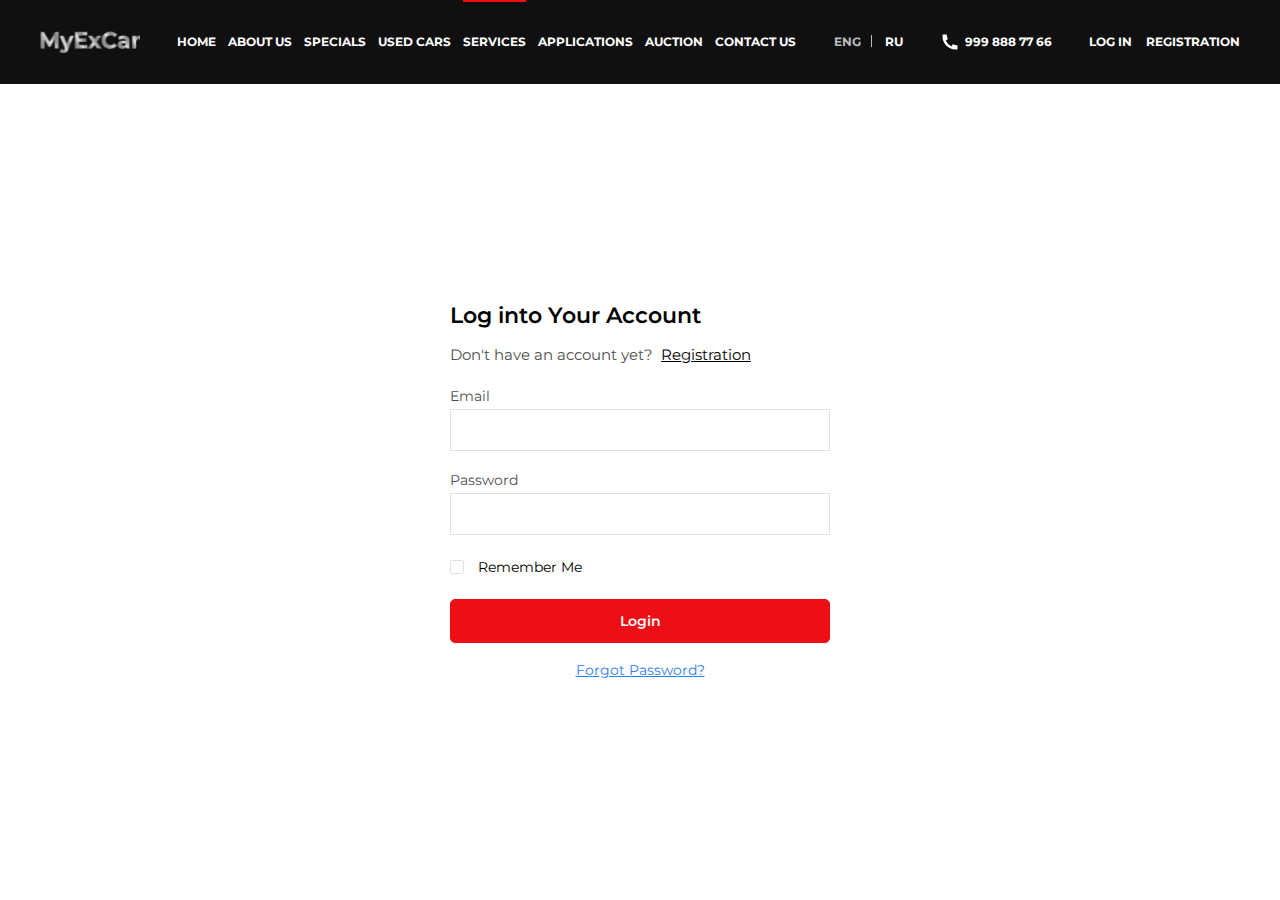
<file: login.html>
<!DOCTYPE html>
<html lang="en">

<head>
    <meta charset="UTF-8">
    <meta http-equiv="X-UA-Compatible" content="IE=edge">
    <meta name="viewport" content="width=device-width, initial-scale=1.0">
    <title>Login</title>
    <link rel="stylesheet" href="css/bootstrap.min.css">
    <link rel="stylesheet" href="css/slick.css">
    <link rel="stylesheet" href="css/common.css">
    <link rel="stylesheet" href="css/responsive.css">
</head>

<body>
    <header class="headerblack">
        <div class="myexcontainer">
            <div class="headerblack__content">
                <a href="index.html" class="hb__logo">
                    <img src="img/logo-black.svg" alt="logo">
                </a>
                <nav class="hb__menu">
                    <ul>
                        <li><a href="#">HOME</a></li>
                        <li><a href="#">ABOUT US</a></li>
                        <li><a href="#">SPECIALS</a></li>
                        <li><a href="#">Used Cars</a></li>
                        <li class="active"><a href="#">Services</a></li>
                        <li><a href="#">APPLICATIONS</a></li>
                        <li><a href="#">AUCTION</a></li>
                        <li><a href="#">CONTACT US</a></li>
                    </ul>
                </nav>
                <div class="hb__lang">
                    <ul>
                        <li class="active"><a href="#">ENG</a></li>
                        <li><a href="#">RU</a></li>
                    </ul>
                </div>
                <a href="tel:9998887766" class="hb__tel">999 888 77 66</a>
                <div class="hb__sign">
                    <ul>
                        <li><a href="#">Log in</a></li>
                        <li><a href="#">Registration</a></li>
                    </ul>
                </div>


            </div>
            <div class="header__contentwrapp">
                <div class="header__leftbox">
                    <a href="index.html" class="logo">
                        <img src="img/logo.svg" alt="logo">
                    </a>
                </div>
                <div class="searchadaptive">
                    <button class="respsearchicon"></button>
                </div>
                <div class="burgericon"></div>
            </div>
        </div>

        <div class="mobile-menu">
            <div class="mobile-menu_head">
                <span>Menu</span>
                <button class="closemenu"></button>
            </div>
            <div class="mobile-menu_body">
                <ul class="mobmenulist">
                    <li><a href="#">Log in</a></li>
                    <li><a href="#">Registration</a></li>
                    <li><a href="#">Home</a></li>
                    <li><a href="#">ABOUT US</a></li>
                    <li><a href="#">SPECIALS</a></li>
                    <li><a href="#">Used Cars</a></li>
                    <li><a href="#">SERVICES</a></li>
                    <li><a href="#">APPLICATIONS</a></li>
                    <li><a href="#">AUCTION</a></li>
                    <li><a href="#">CONTACT US</a></li>
                </ul>
                <div class="moblanglist">
                    <ul>
                        <li class="active"><a href="#">ENG</a></li>
                        <li><a href="#">RU</a></li>
                    </ul>
                </div>
                <div class="mobbtns">
                    <a href="#" class="redbtn">Used Cars</a>
                    <a href="#" class="transparrbtn">Sell Your Car</a>
                    <a class="mobbtns__tel" href="tel:9998887766">999 888 77 66</a>
                </div>
            </div>
        </div>
    </header>

    <main class="onescreenpage">
        <form action="#" class="signform">
            <p class="title">Log into Your Account</p>
            <p class="subtitle">Don't have an account yet? <a href="#">Registration</a></p>
            <div class="inpfield">
                <label for="signform__email">Email</label>
                <input type="email" id="signform__email">
            </div>
            <div class="inpfield">
                <label for="signform__pass">Password</label>
                <input type="password" id="signform__pass">
            </div>
            <div class="checkfield">
                <input type="checkbox" id="signform__check">
                <label for="signform__check">Remember Me</label>
            </div>
            <input type="submit" value="Login" class="redbtn">
            <div class="text-center">
                <a href="#">Forgot Password?</a>
            </div>
        </form>
    </main>








    <script src="js/jquery.js"></script>
    <script src="js/bootstrap.min.js"></script>
    <script src="js/parallax.js"></script>
    <script src="js/slick.min.js"></script>
    <script src="js/common.js"></script>
</body>

</html>
</file>
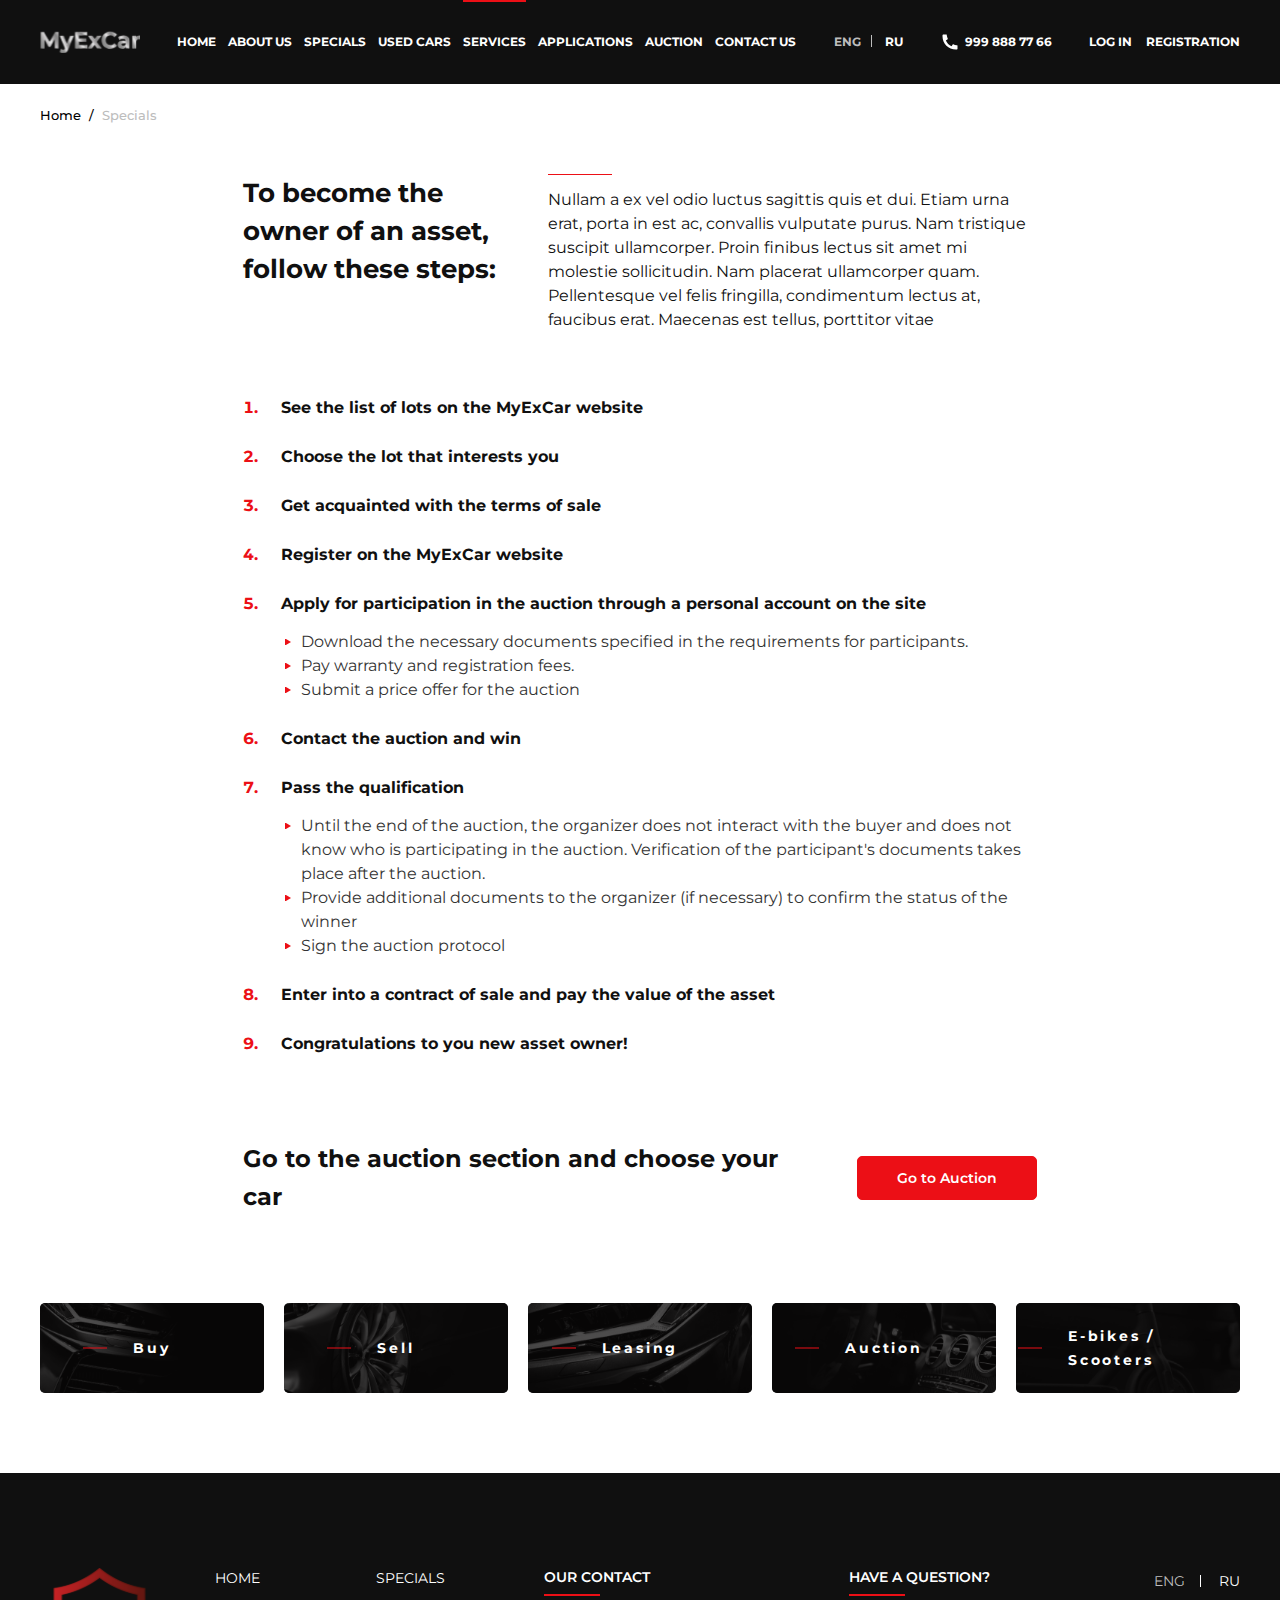
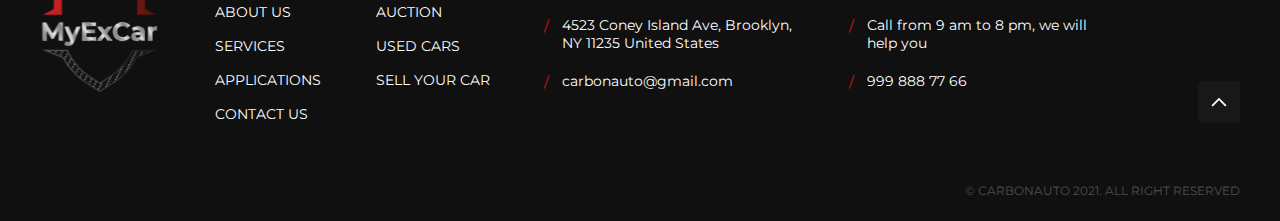
<file: services.html>
<!DOCTYPE html>
<html lang="en">

<head>
    <meta charset="UTF-8">
    <meta http-equiv="X-UA-Compatible" content="IE=edge">
    <meta name="viewport" content="width=device-width, initial-scale=1.0">
    <title>Services</title>
    <link rel="stylesheet" href="css/bootstrap.min.css">
    <link rel="stylesheet" href="css/slick.css">
    <link rel="stylesheet" href="css/common.css">
    <link rel="stylesheet" href="css/responsive.css">
</head>

<body>
    <header class="headerblack">
        <div class="myexcontainer">
            <div class="headerblack__content">
                <a href="index.html" class="hb__logo">
                    <img src="img/logo-black.svg" alt="logo">
                </a>
                <nav class="hb__menu">
                    <ul>
                        <li><a href="#">HOME</a></li>
                        <li><a href="#">ABOUT US</a></li>
                        <li><a href="#">SPECIALS</a></li>
                        <li><a href="#">Used Cars</a></li>
                        <li class="active"><a href="#">Services</a></li>
                        <li><a href="#">APPLICATIONS</a></li>
                        <li><a href="#">AUCTION</a></li>
                        <li><a href="#">CONTACT US</a></li>
                    </ul>
                </nav>
                <div class="hb__lang">
                    <ul>
                        <li class="active"><a href="#">ENG</a></li>
                        <li><a href="#">RU</a></li>
                    </ul>
                </div>
                <a href="tel:9998887766" class="hb__tel">999 888 77 66</a>
                <div class="hb__sign">
                    <ul>
                        <li><a href="#">Log in</a></li>
                        <li><a href="#">Registration</a></li>
                    </ul>
                </div>


            </div>
            <div class="header__contentwrapp">
                <div class="header__leftbox">
                    <a href="index.html" class="logo">
                        <img src="img/logo.svg" alt="logo">
                    </a>
                </div>
                <div class="searchadaptive">
                    <button class="respsearchicon"></button>
                </div>
                <div class="burgericon"></div>
            </div>
        </div>
        
        <div class="mobile-menu">
            <div class="mobile-menu_head">
                <span>Menu</span>
                <button class="closemenu"></button>
            </div>
            <div class="mobile-menu_body">
                <ul class="mobmenulist">
                    <li><a href="#">Log in</a></li>
                    <li><a href="#">Registration</a></li>
                    <li><a href="#">Home</a></li>
                    <li><a href="#">ABOUT US</a></li>
                    <li><a href="#">SPECIALS</a></li>
                    <li><a href="#">Used Cars</a></li>
                    <li><a href="#">SERVICES</a></li>
                    <li><a href="#">APPLICATIONS</a></li>
                    <li><a href="#">AUCTION</a></li>
                    <li><a href="#">CONTACT US</a></li>
                </ul>
                <div class="moblanglist">
                    <ul>
                        <li class="active"><a href="#">ENG</a></li>
                        <li><a href="#">RU</a></li>
                    </ul>
                </div>
                <div class="mobbtns">
                    <a href="#" class="redbtn">Used Cars</a>
                    <a href="#" class="transparrbtn">Sell Your Car</a>
                    <a class="mobbtns__tel" href="tel:9998887766">999 888 77 66</a>
                </div>
            </div>
        </div>
    </header>

    <main>
        <div class="myexcontainer">
            <div class="breacrumbs">
                <ul>
                    <li><a href="#">Home</a></li>
                    <li>Specials</li>
                </ul>
            </div>
        </div>

        <section class="servicescontsect">
            <div class="myexcontainer">
                <div class="row">
                    <div class="col-xl-3 offset-xl-2 col-lg-5">
                        <p class="services__title">
                            To become the owner
                            of an asset, follow these steps:
                        </p>
                    </div>
                    <div class="col-xl-5 col-lg-7" >
                        <div class="services__description">
                            <p>
                                Nullam a ex vel odio luctus sagittis quis et dui. Etiam urna erat, porta in est ac,
                                convallis vulputate purus. Nam tristique suscipit ullamcorper. Proin finibus lectus sit
                                amet mi molestie sollicitudin. Nam placerat ullamcorper quam. Pellentesque vel felis
                                fringilla, condimentum lectus at, faucibus erat. Maecenas est tellus, porttitor vitae
                            </p>
                        </div>
                    </div>
                </div>
                <div class="row">
                    <div class="col-xl-8 offset-xl-2">
                        <div class="services__listsect">
                            <ol>
                                <li>
                                    <span>See the list of lots on the MyExCar website</span>
                                </li>
                                <li>
                                    <span>Choose the lot that interests you</span>
                                </li>
                                <li>
                                    <span> Get acquainted with the terms of sale</span>
                                </li>
                                <li>
                                    <span>Register on the MyExCar website</span>
                                </li>
                                <li>
                                    <span>Apply for participation in the auction through a personal account on the
                                        site</span>
                                    <ul>
                                        <li>
                                            Download the necessary documents specified in the requirements for
                                            participants.
                                        </li>
                                        <li>Pay warranty and registration fees.</li>
                                        <li>Submit a price offer for the auction</li>
                                    </ul>
                                </li>
                                <li>
                                    <span>Contact the auction and win</span>
                                </li>
                                <li>
                                    <span>Pass the qualification</span>
                                    <ul>
                                        <li>
                                            Until the end of the auction, the organizer does not interact with the buyer
                                            and does not know who is participating in the auction. Verification of the
                                            participant's documents takes place after the auction.
                                        </li>
                                        <li>Provide additional documents to the organizer (if necessary) to confirm the
                                            status of the winner
                                        </li>
                                        <li>Sign the auction protocol</li>
                                    </ul>
                                </li>
                                <li>
                                    <span>Enter into a contract of sale and pay the value of the asset</span>
                                </li>
                                <li>
                                    <span>Congratulations to you new asset owner!</span>
                                </li>
                            </ol>
                        </div>
                    </div>
                </div>
                <div class="row">
                    <div class="col-xl-8 offset-xl-2">
                        <div class="gotoaction">
                            <p>Go to the auction section and choose your car</p>
                            <a href="#" class="redbtn">Go to Auction</a>
                        </div>
                    </div>
                </div>
            </div>
        </section>

        <section class="servbottboxes">
            <div class="myexcontainer">
                <div class="row">
                    <div class="servbottboxcol">
                        <a href="#">
                            <div class="servbottbox">
                                <img src="img/s1.png" alt="serimg">
                                <p>Buy</p>
                            </div>
                        </a>
                    </div>
                    <div class="servbottboxcol">
                        <a href="#">
                            <div class="servbottbox">
                                <img src="img/s2.png" alt="serimg">
                                <p>Sell</p>
                            </div>
                        </a>
                    </div>
                    <div class="servbottboxcol">
                        <a href="#">
                            <div class="servbottbox">
                                <img src="img/s3.png" alt="serimg">
                                <p>Leasing</p>
                            </div>
                        </a>
                    </div>
                    <div class="servbottboxcol">
                        <a href="#">
                            <div class="servbottbox">
                                <img src="img/s4.png" alt="serimg">
                                <p>Auction</p>
                            </div>
                        </a>
                    </div>
                    <div class="servbottboxcol">
                        <a href="#">
                            <div class="servbottbox">
                                <img src="img/servicepic5.jpg" alt="serimg">
                                <p>E-bikes / Scooters</p>
                            </div>
                        </a>
                    </div>
                </div>
            </div>
        </section>

    </main>

    <footer class="black-footer">
        <div class="myexcontainer">
            <div class="bf__flexwrapper">
                <div class="bf__logo">
                    <a href="index.html"><img src="img/logo-footer.svg" alt="logo"></a>
                </div>
                <div class="bf__navlist">
                    <ul>
                        <li><a href="#">HOME</a></li>
                        <li><a href="#">ABOUT US</a></li>
                        <li><a href="#">Services</a></li>
                        <li><a href="#">APPLICATIONS</a></li>
                        <li><a href="#">CONTACT US</a></li>
                    </ul>
                </div>
                <div class="bf__navlist">
                    <ul>
                        <li><a href="#">SPECIALS</a></li>
                        <li><a href="#">AUCTION</a></li>
                        <li><a href="#">Used cars</a></li>
                        <li><a href="#">Sell Your Car</a></li>
                    </ul>
                </div>
                <div class="bf__infolist">
                    <p class="title">Our contact</p>
                    <ul>
                        <li>
                            4523 Coney Island Ave, Brooklyn,
                            NY 11235 United States
                        </li>
                        <li><a href="#">carbonauto@gmail.com</a></li>
                    </ul>
                </div>
                <div class="bf__infolist">
                    <p class="title">Have a question?</p>
                    <ul>
                        <li>
                            Сall from 9 am to 8 pm, we will help you
                        </li>
                        <li><a href="#">999 888 77 66</a></li>
                    </ul>
                </div>
                <div class="bf__lang">
                    <ul>
                        <li class="active"><a href="#">ENG</a></li>
                        <li><a href="#">RU</a></li>
                    </ul>
                    <div class="foottotop">
                        <img src="img/icons/toparrow.svg" alt="to top">
                    </div>
                </div>
            </div>
            <div class="bf__rightreserved">
                <p>© СARBONAUTO 2021. ALL RIGHT RESERVED</p>
            </div>
        </div>
    </footer>








    <script src="js/jquery.js"></script>
    <script src="js/bootstrap.min.js"></script>
    <script src="js/parallax.js"></script>
    <script src="js/slick.min.js"></script>
    <script src="js/common.js"></script>
</body>

</html>
</file>
<file: css/common.css>
/* general */
@import url('https://fonts.googleapis.com/css2?family=Montserrat:wght@100;200;300;400;500;600;700;800;900&family=Roboto:wght@100;300;400;500;700;900&display=swap');

body {
    font-family: 'Montserrat', sans-serif;
    font-size: 16px;
    line-height: 24px;
    color: #000;
}

.myexcontainer {
    width: 100%;
    padding: 0 75px;
    position: relative;
}

a,
button,
input {
    outline: none !important;
}

a,
a:hover {
    text-decoration: none;
}

.transparrbtn {
    background: #fff;
    border: 1px solid #EC0F16;
    border-radius: 5px;
    display: flex;
    align-items: center;
    justify-content: center;
    color: #EC0F16;
    font-weight: 600;
    font-size: 15px;
    line-height: 18px;
    width: 220px;
    height: 48px;
    transition: .3s;
}

.transparrbtn:hover {
    background: #EC0F16;
    color: #fff;
}

.redbtn {
    background: #EC0F16;
    border: 1px solid #EC0F16;
    border-radius: 5px;
    display: flex;
    align-items: center;
    justify-content: center;
    color: #fff;
    font-weight: 600;
    font-size: 15px;
    line-height: 18px;
    width: 220px;
    height: 48px;
    transition: .3s;
}

.redbtn:hover {
    /* color: #EC0F16;
    background: #fff; */
    background: #CD1319;
    color: #fff;
}

.sectsubtitle {
    letter-spacing: 0.2em;
    text-transform: uppercase;
    font-weight: 500;
    font-size: 17px;
    line-height: 21px;
    position: relative;
    margin-bottom: 60px;
}

.sectsubtitle:after {
    content: '';
    display: inline-block;
    width: 57px;
    height: 1px;
    background: #EC0F16;
    position: absolute;
    left: 0;
    bottom: -18px;
}

h1 {
    font-weight: bold;
    font-size: 56px;
    line-height: 68px;
}

.section-title {
    font-weight: bold;
    font-size: 48px;
    line-height: 59px;
    font-variant: small-caps;
    position: relative;
    margin-bottom: 64px;
}

.section-title.underlinered:after {
    content: '';
    display: inline-block;
    height: 1px;
    width: 64px;
    background: #EC0F16;
    position: absolute;
    left: 0;
    bottom: -24px;
}






/* general end*/

/* header */

.header__contentwrapp {
    display: flex;
}

.header__leftbox {
    max-width: 150px;
    width: 100%;
    display: flex;
    align-items: flex-end;
}

.header__leftbox img {
    width: 100%;
}

.header__rightbox {
    max-width: calc(100% - 150px);
    width: 100%;
    padding-left: 50px;
    padding-bottom: 19px;
    position: relative;
}

.header ul {
    list-style-type: none;
    padding: 0;
    margin: 0;
    display: flex;
}

.header ul li {
    height: 60px;
    display: flex;
    align-items: flex-end;
    position: relative;
}

.header__rightbox-toprow {
    display: flex;
    align-items: flex-end;
    justify-content: space-between;
    height: 60px;
    margin-bottom: 40px;
    position: relative;
}

.header__signsect {
    display: flex;
    align-items: center;
    justify-content: space-between;
    max-width: 315px;
    width: 100%;
}

.header_nav a {
    text-decoration: none;
    font-size: 15px;
    line-height: 18px;
    font-weight: bold;
    text-transform: uppercase;
    color: #000;
}

.header_nav li:not(:last-child),
.header__language li:not(:last-child) {
    margin-right: 30px;
}

.header_nav ul li a:before,
.header__sign ul li a:before {
    content: '';
    display: inline-block;
    position: absolute;
    height: 3px;
    width: 0;
    top: 0;
    left: 0;
    right: 0;
    margin: 0 auto;
    background: #EC0F16;
    transition: .3s;
}

.header_nav li.active a:before,
.header_nav li a:hover:before,
.header__sign ul li a:hover:before {
    width: 100%;
}

.header__sign a,
.header__language a {
    font-weight: bold;
    font-size: 15px;
    line-height: 18px;
    text-transform: uppercase;
    text-decoration: none;
    transition: .3s;
    color: #000;
}

.header__sign li:not(:last-child) {
    margin-right: 15px;
}

.header__sign li:first-child a {
    color: #EC0F16;
}

.header__language li {
    position: relative;
}

.header__language li:first-child:after {
    content: '';
    display: inline-block;
    width: 1px;
    height: 12px;
    position: absolute;
    right: -15px;
    bottom: 3px;
    background: #000;
}

.header__language li a {
    transition: .3s;
}

.header__language li.active a,
.header__language li a:hover {
    color: #BDBDBD;
}

.header__rightbox-bottrow {
    display: flex;
    align-items: center;
    justify-content: space-between;
}

.header__searchbox {
    max-width: 427px;
    width: 100%;
    position: relative;
}

.header__serchinputfield input {
    width: 100%;
    height: 48px;
    border: none;
    border-bottom: 1px solid #000000;
    padding-left: 20px;
    padding-right: 45px;
    font-size: 15px;
}

.header__serchinputfield input::placeholder {
    color: #828282;
}

.header__serchinputfield button {
    width: 24px;
    height: 24px;
    padding: 0;
    border: none;
    background-color: transparent;
    background-image: url('../img/icons/search-icon.svg');
    background-repeat: no-repeat;
    background-position: center;
    position: absolute;
    right: 20px;
    top: 50%;
    transform: translateY(-50%);
}

.phonelink {
    position: relative;
    padding-left: 39px;
    margin-right: 48px;
    font-weight: bold;
    font-size: 15px;
    line-height: 18px;
    transition: .3s;
    display: flex;
    align-items: center;
    color: #000;
}

.phonelink svg {
    margin-right: 18px;
}

.phonelink svg path {
    transition: .3s;
}

.phonelink:hover {
    color: #EC0F16;
}

.phonelink:hover svg path {
    fill: #EC0F16;
}

.header__callbox {
    display: flex;
    align-items: center;
}

.header__callbox .redbtn {
    margin-right: 24px;
}

.headerblack {
    background: #101010;
    height: 84px;
}

.headerblack__content {
    display: flex;
    align-items: center;
    justify-content: space-between;
}

.hb__menu ul,
.hb__lang ul,
.hb__sign ul {
    list-style-type: none;
    padding: 0;
    margin: 0;
}

.hb__menu ul li,
.hb__lang ul li,
.hb__sign ul li {
    display: inline-block;
    vertical-align: middle;
}

.hb__logo {
    display: flex;
    align-items: center;
}

.hb__menu ul li a,
.hb__sign ul li a {
    height: 84px;
    display: flex;
    align-items: center;
    color: #FFFFFF;
    font-weight: bold;
    font-size: 15px;
    line-height: 18px;
    text-transform: uppercase;
    position: relative;
}

.hb__menu ul li a:before,
.hb__sign ul li a:before {
    content: '';
    display: inline-block;
    height: 2px;
    width: 100%;
    background: #EC0F16;
    width: 0;
    transition: .3s;
    left: 0;
    right: 0;
    margin: 0 auto;
    position: absolute;
    top: 0;
}

.hb__menu ul li.active a:before,
.hb__menu ul li a:hover:before,
.hb__sign ul li.active a:before,
.hb__sign ul li a:hover:before {
    width: 100%;
}

.hb__menu ul li {
    margin-right: 45px;
}

.hb__sign ul li {
    margin-right: 15px;
}

.hb__menu ul li:last-child,
.hb__sign ul li:last-child {
    margin-right: 0;
}

.hb__lang ul li {
    position: relative;
}

.hb__lang ul li a {
    font-weight: bold;
    font-size: 15px;
    line-height: 18px;
    color: #FFFFFF;
}

.hb__lang ul li.active a {
    color: #BDBDBD;
}

.hb__lang ul li:not(:last-child) {
    margin-right: 30px;
}

.hb__lang ul li:not(:last-child):after {
    content: '';
    display: inline-block;
    width: 1px;
    height: 12px;
    background: #BDBDBD;
    position: absolute;
    right: -16px;
    top: 50%;
    transform: translateY(-50%);
}

.hb__tel {
    position: relative;
    padding-left: 40px;
    font-weight: bold;
    font-size: 15px;
    line-height: 18px;
    color: #fff;
}

.hb__tel:before {
    content: '';
    display: inline-block;
    width: 24px;
    height: 24px;
    background-image: url('../img/icons/telicon-white.svg');
    background-repeat: no-repeat;
    background-position: center;
    background-size: 100%;
    position: absolute;
    left: 0;
    top: 50%;
    transform: translateY(-50%);
}













/* header  end*/



/* MAIN PAGE */

.mainparallaxsect__content {
    padding-top: 60px;
}

.mainparallaxsect__content h1 {
    text-transform: uppercase;
    margin: 0;
}

.mainparallaxsect {
    position: relative;
    height: 690px;
    background: linear-gradient(179.39deg, #FFFFFF 60.71%, #F5F5F5 99.36%);
}

.mainparallaxsect__parallax #scene {
    height: 690px;
}

.mainparallaxsect__parallax #scene div {
    position: absolute !important;
}

.mainparallaxsect__parallax #scene div:first-child {
    top: 55px !important;
    right: 486px !important;
    left: initial !important;
}

.mainparallaxsect__parallax #scene div:nth-child(2) {
    right: 0;
    top: initial !important;
    left: initial !important;
    bottom: 159px;
}

.mainparallaxsect img {
    max-width: 100%;
}

.servicesdark__col {
    position: relative;
    -ms-flex: 0 0 20%;
    flex: 0 0 20%;
    max-width: 20%;
}

.servicesdark__box {
    height: 320px;
    position: relative;
    padding: 36px;
    overflow: hidden;
}

.servicesdark__box::after {
    content: "";
    display: block;
    position: absolute;
    left: 0;
    top: 0;
    width: 100%;
    height: 100%;
    background: rgba(31, 30, 30, .6);
    transition: .5s;
}

.servicesdark__box>img {
    width: 100%;
    height: 100%;
    object-fit: cover;
    object-position: 50% 50%;
    position: absolute;
    left: 0;
    top: 0;
    transition: .5s;
    animation-timing-function: ease-in-out;
    transform: scale(1.01) rotate(0deg);
}

.servicesdark__boxcontent {
    position: relative;
    z-index: 2;
}

.servicesdark__boxcontent img {
    opacity: .5;
    width: 48px;
    margin-bottom: 26px;
    transition: .3s;
}

.servicesdark__boxcontent .title {
    color: #fff;
    letter-spacing: 0.1em;
    font-weight: bold;
    font-size: 24px;
    line-height: 36px;
    margin-bottom: 26px;
}

.servicesdark__boxcontent .descr {
    margin: 0;
    color: rgba(255, 255, 255, .8);
    font-size: 15px;
    line-height: 21px;
    display: -webkit-box;
    -webkit-line-clamp: 4;
    -webkit-box-orient: vertical;
    overflow: hidden;
}

.servicesdark__link {
    width: 120px;
    height: 36px;
    display: flex;
    align-items: center;
    justify-content: center;
    background: rgba(236, 15, 22, 0.5);
    color: #fff;
    font-weight: 600;
    font-size: 15px;
    line-height: 24px;
    z-index: 2;
    position: absolute;
    right: 0;
    bottom: 0;
    transition: .3s;
}

.servicesdark__box:hover .servicesdark__boxcontent img {
    opacity: 1;
}

.servicesdark__box:hover .servicesdark__link {
    background: #EC0F16;
}

.servicesdark__box:hover>img {
    transform: scale(1.1) rotate(4deg);
}

.servicesdark__box:hover:after {
    background: rgba(19, 18, 18, .6);
}

.servicesdark {
    margin-top: -145px;
}

.howitworks {
    padding: 105px 0 100px;
}

.howitworks .section-title {
    margin-bottom: 88px;
}

.howitworks .section-boldtext {
    margin-bottom: 36px;
    font-size: 18px;
    line-height: 30px;
    font-weight: bold;
    max-width: 385px;
}

.howitworks .descr {
    max-width: 385px;
}

.howitworks .descr p {
    margin-bottom: 14px;
}

.howitworks a {
    color: #EC0F16;
    font-weight: bold;
}

.howitworks a:hover {
    text-decoration: underline;
}

.howitworks__box {
    position: relative;
    overflow: hidden;
    background: #F2F2F2;
    height: 168px;
    margin-bottom: 20px;
    display: flex;
    align-items: center;
    padding: 18px 30px 18px 64px;
    background-repeat: no-repeat;
    background-position: top right;
    background-size: 100%;
}

.howitworks .col-lg-8 .col-md-6:nth-child(1) .howitworks__box,
.howitworks .col-lg-8 .col-md-6:nth-child(5) .howitworks__box {
    background-image: url('../img/tire1.png');
}

.howitworks .col-lg-8 .col-md-6:nth-child(2) .howitworks__box,
.howitworks .col-lg-8 .col-md-6:nth-child(6) .howitworks__box {
    background-image: url('../img/tire2.png');
}

.howitworks .col-lg-8 .col-md-6:nth-child(3) .howitworks__box,
.howitworks .col-lg-8 .col-md-6:nth-child(7) .howitworks__box {
    background-image: url('../img/tire3.png');
}

.howitworks .col-lg-8 .col-md-6:nth-child(4) .howitworks__box,
.howitworks .col-lg-8 .col-md-6:nth-child(8) .howitworks__box {
    background-image: url('../img/tire4.png');
}

.howitworks__box .hiwnum {
    display: flex;
    align-items: flex-end;
    width: 98px;
    height: 92px;
    position: relative;
}

.howitworks__box .hiwnum span {
    color: #EC0F16;
    text-transform: uppercase;
    font-weight: bold;
    font-size: 48px;
    line-height: 64px;
    position: relative;
    z-index: 2;

}

.howitworks__box .hiwnum img {
    max-width: 100%;
    max-height: 100%;
    position: absolute;
    z-index: 1;
    right: 0;
    top: 0;
}

.howitworks__box .hiwdescr {
    width: calc(100% - 98px);
    padding-left: 38px;
}

.howitworks__box .hiwdescr p {
    margin: 0;
    color: #000000;
    font-weight: bold;
    font-size: 18px;
    line-height: 30px;
    max-width: 250px;
}

.usedcars {
    padding: 84px 0 60px;
    background: linear-gradient(180deg, #F2F2F2 0%, rgba(242, 242, 242, 0) 83.44%);
}

.usedcars .section-title {
    text-align: center;
}

.usedcarscard__img {
    overflow: hidden;
}

.usedcarscard__img img {
    width: 100%;
    height: 100%;
    object-fit: cover;
    object-position: 50% 50%;
}

.usedcarscard__info {
    padding: 26px 70px 22px 24px;
    position: relative;
}

.usedcarscard__info .title {
    color: #000000;
    font-weight: bold;
    margin-bottom: 8px;
}

.usedcarscard__info .descr {
    color: #000000;
    margin-bottom: 8px;
}

.usedcarscard__info .price {
    margin: 0;
    font-weight: bold;
    color: #000;
    transition: .3s;
}

.arrowanimation {
    width: 48px;
    height: 24px;
    position: absolute;
    right: 22px;
    bottom: 22px;
    display: flex;
    align-items: center;
    justify-content: center;
    overflow: hidden;
}

.arrowanimation .redpoint {
    display: inline-block;
    width: 6px;
    height: 6px;
    background: #E7242A;
    transition: .3s;
    position: absolute;
    top: 50%;
    left: 50%;
    transform: translate(-50%, -50%);
}

.arrowanimation img {
    position: absolute;
    transition: .3s;
    transform: translate(-150%, -50%);
    top: 50%;
}

.usedcarscard {
    transition: .5s;
    margin-bottom: 20px;
}

.usedcarscard:hover .arrowanimation .redpoint {
    left: 150%;
}

.usedcarscard:hover .arrowanimation img {
    right: 0;
    left: initial;
    transform: translate(0%, -50%);
}

.usedcarscard:hover {
    background-color: #fff;
    box-shadow: 0px 18px 80px rgba(0, 0, 0, 0.07), 0px 7.51997px 33.4221px rgba(0, 0, 0, 0.0345571), 0px 4.02054px 17.869px rgba(0, 0, 0, 0.0281663), 0px 2.25388px 10.0172px rgba(0, 0, 0, 0.0256993), 0px 1.19702px 5.32008px rgba(0, 0, 0, 0.0208133), 0px 0.498106px 2.21381px rgba(0, 0, 0, 0.0122481);
}

.usedcarscard:hover .usedcarscard__info .price {
    color: #EC0F16;
}

.showmorecars {
    margin-top: 44px;
    background-image: url('../img/line.png');
    background-repeat: no-repeat;
    background-position: center;
}

.showmorecars a {
    margin: 0 auto;
}

.faq {
    padding: 60px 0 120px;
}

.card-header:first-child,
.accordion>.card:first-of-type,
.accordion>.card:last-of-type {
    border-radius: 0;
}

.card-header {
    border: none;
    padding: 0;
}

.accordeon-title {
    text-decoration: none !important;
    color: #000000;
    font-weight: 600;
    font-size: 21px;
    line-height: 26px;
    display: flex;
    align-items: center;
    background: #fff;
    padding: 36px 55px 36px 0;
}

.accordeon-title:hover {
    color: #000;
}

.accordeon-title span {
    display: inline-block;
    width: 47px;
    color: #828282;
    min-width: 47px;
}

.card {
    border: none;
    border-top: 1px solid #E0E0E0;
}

.card:last-child {
    border-bottom: 1px solid #E0E0E0;
}

.accordeon-title .plussvg rect {
    transition: .3s;
}

.accordeon-title.minus .plussvg rect:nth-child(2) {
    opacity: 0;
}

.accordeon-title svg {
    position: absolute;
    right: 25px;
}

.card-body {
    color: #4F4F4F;
    line-height: 26px;
    padding: 0 96px 36px 47px;
}

.card-body p {
    margin: 0;
    padding-left: 24px;
    border-left: 1px solid #EC0F16;
}

.faq .section-title {
    text-align: center;
    margin-bottom: 84px;
}

.contactsfoot {
    padding: 98px 0 58px;
    position: relative;
}

.contactsfoot__bgpic {
    height: 400px;
    background-image: url('../img/footbg1.png');
    background-size: 100% 100%;
    background-position: top right;
    background-repeat: no-repeat;
    position: relative;
}

.contactsfoot__rightsect {
    padding: 79px 0;
}

.contactsfoot__rightsect .title {
    color: #fff;
    text-transform: uppercase;
    font-weight: bold;
    font-size: 24px;
    line-height: 36px;
    max-width: 531px;
    margin-bottom: 35px;
}

.contactsfoot__rightsect .title span {
    color: #EC0F16;
}

.contactsfoot__rightsect form {
    display: flex;
    align-items: flex-end;
}

.contactsfoot__rightsect .fields {
    max-width: 57%;
    width: 100%;
}

.contactsfoot__rightsect .btnsect {
    max-width: 27%;
    width: 100%;
    margin-left: 22px;
}

.contactsfoot__rightsect .fields input {
    width: 100%;
    height: 54px;
    background: transparent;
    border: none;
    border-bottom: 1px solid #FFFFFF;
    padding-left: 14px;
    padding-right: 14px;
    color: #fff;
    font-weight: 500;
    font-size: 16px;
    font-family: 'Montserrat', sans-serif;
    margin-bottom: 27px;
}

.contactsfoot__rightsect .fields input::placeholder {
    font-weight: 500;
    font-size: 16px;
    color: rgba(255, 255, 255, .64);
}

.contactsfoot__rightsect .fields input:last-child {
    margin-bottom: 0;
}

.contactsfoot__rightsect .btnsect input {
    width: 100%;
    height: 56px;
    background: #EC0F16;
    border-radius: 5px;
    border: none;
    outline: none;
    color: #fff;
    font-weight: 600;
    font-size: 15px;
    line-height: 18px;
    transition: .3s;
}

.contactsfoot__rightsect .btnsect input:hover {
    background: #CD1319;
}

.contactsfoot__leftsect {
    padding-left: 20%;
    padding-top: 45px;
    position: relative;
}

.contactsfoot__leftsect .title {
    position: relative;
    margin-bottom: 82px;
    color: #fff;
    font-variant: small-caps;
    text-transform: lowercase;
    font-weight: 600;
    font-size: 36px;
    line-height: 44px;
}

.contactsfoot__leftsect .title:after {
    content: '';
    display: inline-block;
    position: absolute;
    left: 0;
    bottom: -18px;
    height: 2px;
    width: 56px;
    background: #EC0F16;
}

.contactsfoot__leftsect .phone {
    position: relative;
    padding-left: 45px;
    color: #fff;
    font-weight: 600;
    font-size: 36px;
    line-height: 44px;
    transition: .3s;
    display: inline-block;
    margin-bottom: 36px;
}

.contactsfoot__leftsect .phone:hover {
    color: #EC0F16;
}

.contactsfoot__leftsect .phone svg {
    position: absolute;
    left: 0;
    top: 50%;
    transform: translateY(-50%);
}

.contactsfoot__leftsect .phone svg path {
    transition: .3s;
}

.contactsfoot__leftsect .phone:hover svg path {
    fill: #EC0F16;
}

.contactsfoot__leftsect ul {
    padding: 0;
    margin: 0;
    list-style-type: none;
    max-width: 310px;
}

.contactsfoot__leftsect ul li,
.contactsfoot__leftsect ul li a {
    display: block;
    margin-bottom: 36px;
    padding-left: 20px;
    position: relative;
    color: #fff;
    font-weight: 600;
    font-size: 16px;
    line-height: 24px;
}

.contactsfoot__leftsect ul li:before {
    content: '/';
    color: #EC0F16;
    position: absolute;
    left: 0;
    top: 0;
}

.contactsfoot__leftsect ul li:last-child {
    margin-bottom: 0;
}

.blackfig {
    position: absolute;
    left: 0;
    top: -58px;
    z-index: 2;
    width: 100%;
    max-width: 726px;
    height: 515px;
}

.redfig {
    position: absolute;
    top: -98px;
    z-index: -1;
    width: 87%;
    left: 20%;
    max-width: 632px;
    height: 498px;
}

.contactsfoot__leftsect *:not(img) {
    position: relative;
    z-index: 3;
}

.totop {
    position: absolute;
    top: -95px;
    right: 0;
    display: flex;
    align-items: center;
    color: #101010;
    font-weight: 500;
    font-size: 15px;
    line-height: 18px;
    text-transform: uppercase;
    cursor: pointer;
    transition: .3s;
}

.totop span {
    display: inline-block;
    margin-left: 24px;
    width: 48px;
    height: 48px;
    background-color: #fff;
    border: 1px solid #F2F2F2;
    border-radius: 4px;
    box-shadow: 0px 18px 80px rgba(0, 0, 0, 0.07), 0px 7.51997px 33.4221px rgba(0, 0, 0, 0.0345571), 0px 4.02054px 17.869px rgba(0, 0, 0, 0.0281663), 0px 2.25388px 10.0172px rgba(0, 0, 0, 0.0256993), 0px 1.19702px 5.32008px rgba(0, 0, 0, 0.0208133), 0px 0.498106px 2.21381px rgba(0, 0, 0, 0.0122481);
    display: flex;
    align-items: center;
    justify-content: center;
}

.totop:hover {
    color: #EC0F16;
}

.totop svg path {
    transition: .3s;
}

.totop:hover svg path {
    fill: #EC0F16;
}

.contactsfoot .rightres {
    font-weight: 500;
    font-size: 12px;
    line-height: 15px;
    text-transform: uppercase;
    color: #BDBDBD;
    position: absolute;
    right: 0;
    bottom: -50px;
}

.footer {
    padding: 64px 0 48px 0;
}

.footer__nav ul {
    list-style-type: none;
    padding: 0;
    margin: 0;
    display: flex;
    align-items: center;
}

.footer__nav ul li {
    margin-right: 50px;
}

.footer__nav ul li:last-child {
    margin-right: 0;
}

.linepic {
    height: 2px;
    position: absolute;
    background-image: url('../img/headerline.png');
    background-repeat: no-repeat;
    background-position: center;
    background-size: 100% auto;
    bottom: 8px;
}

.footer__nav ul li a {
    color: #000000;
    font-weight: bold;
    font-size: 15px;
    line-height: 18px;
    transition: .3s;
    -webkit-transition: .3s;
    -moz-transition: .3s;
    -ms-transition: .3s;
    -o-transition: .3s;
}

.footer__nav ul li a:hover {
    color: #BDBDBD;
}

.footer ul {
    list-style-type: none;
    padding: 0;
    margin: 0;
}

.footer ul li {
    display: inline-block;
    vertical-align: middle;
}

.footer .header__language li:first-child:after {
    bottom: 6px;
}

.footer .row {
    position: relative;
    align-items: center;
}

.footer .linepic {
    bottom: 11px;
}

.footer .header__sign ul li a:hover:before {
    display: none;
}

.footer .header__sign a:hover {
    color: #BDBDBD;
}

.header_nav {
    max-width: 878px;
}

.header_nav:after {
    content: '';
    display: inline-block;
    height: 2px;
    width: calc(100% - 878px - 355px);
    position: absolute;
    right: 335px;
    background-image: url('../img/headerline.png');
    background-repeat: no-repeat;
    background-position: center;
    bottom: 8px;
}

.footer__nav {
    max-width: 1020px;
}

.footer__nav:after {
    content: '';
    display: inline-block;
    height: 2px;
    width: calc(100% - 1020px - 355px);
    position: absolute;
    right: 335px;
    background-image: url('../img/headerline.png');
    background-repeat: no-repeat;
    background-position: center;
    bottom: 11px;
}

.usedcarscard__info .descr {
    display: -webkit-box;
    -webkit-line-clamp: 2;
    -webkit-box-orient: vertical;
    overflow: hidden;
}

.searchadaptive,
.burgericon {
    display: none;
}

.mainparallaxsect__parallax>img {
    display: none;
}

.contactsfoot__leftsect ul li a {
    padding: 0;
}

.mobile-menu {
    display: none;
}

/* MAIN PAGE end */

/* SERVICES */
.breacrumbs {
    padding: 18px 0;
}

.breacrumbs ul {
    padding: 0;
    margin: 0;
    list-style-type: none;
}

.breacrumbs ul li {
    display: inline-block;
    vertical-align: middle;
    margin-right: 17px;
    position: relative;
}

.breacrumbs ul li:after {
    content: '/';
    color: #000;
    position: absolute;
    right: 0;
    top: 50%;
    transform: translateY(-50%);
    right: -13px;
}

.breacrumbs ul li:last-child:after {
    display: none;
}

.breacrumbs ul li a {
    color: #000;
    font-weight: 500;
    font-size: 13px;
    line-height: 18px;
}

.breacrumbs ul li {
    color: #BDBDBD;
    font-weight: 500;
    font-size: 13px;
    line-height: 18px;
}

.servicescontsect {
    padding-top: 30px;
}

.services__title {
    margin: 0;
    font-weight: bold;
    font-size: 30px;
    line-height: 42px;
    color: #101010;
    padding-right: 20px;
}

.services__description {
    padding-top: 14px;
    position: relative;
}

.services__description:before {
    content: '';
    display: inline-block;
    height: 1px;
    width: 64px;
    background: #EC0F16;
    position: absolute;
    left: 0;
    top: 0;
}

.services__description p:last-child {
    margin-bottom: 0;
}

.services__listsect {
    margin: 64px 0 84px;
}

.services__listsect ol {
    padding-left: 20px;
    margin-bottom: 0;
}

.services__listsect ol>li {
    color: #EC0F16;
    font-weight: bold;
    font-size: 16px;
    line-height: 24px;
    margin-bottom: 30px;
    padding-left: 18px;
}

.services__listsect li:last-child {
    margin-bottom: 0;
}

.services__listsect ol>li span {
    color: #101010;
}

.services__listsect ol>li ul {
    padding-top: 14px;
    padding-left: 20px;
}

.services__listsect ol>li ul li {
    font-weight: normal;
    font-size: 16px;
    line-height: 24px;
    color: #333333;
    list-style-type: none;
    margin: 0;
    position: relative;
}

.services__listsect ol>li ul li:after {
    content: '';
    display: inline-block;
    width: 6px;
    height: 6px;
    position: absolute;
    left: -16px;
    top: 9px;
    background: url('../img/icons/uldot.svg') no-repeat center;
    background-size: 100%;
}

.gotoaction {
    display: flex;
    align-items: center;
    justify-content: space-between;
    margin-bottom: 87px;
}

.gotoaction p {
    max-width: calc(100% - 250px);
    margin: 0;
    color: #101010;
    font-weight: bold;
    font-size: 30px;
    line-height: 42px;
}

.servbottboxcol {
    position: relative;
    -ms-flex: 0 0 20%;
    flex: 0 0 20%;
    padding: 0 10px;
    max-width: 20%;
}

.servbottbox {
    height: 120px;
    position: relative;
    overflow: hidden;
    border-radius: 5px;
    display: flex;
    align-items: center;
    justify-content: center;
}

.servbottbox:after {
    content: '';
    display: block;
    position: absolute;
    left: 0;
    top: 0;
    width: 100%;
    height: 100%;
    background: rgba(10, 9, 9, .72);
}

.servbottbox img {
    width: 100%;
    height: 100%;
    object-fit: cover;
    object-position: 50% 50%;
    position: absolute;
}

.servbottbox p {
    margin: 0;
    position: relative;
    z-index: 3;
    color: #fff;
    letter-spacing: 0.2em;
    font-weight: bold;
    font-size: 16px;
    line-height: 24px;
    max-width: 120px;
}

.servbottbox p:after {
    content: '';
    width: 24px;
    height: 1px;
    background: #EC0F16;
    position: absolute;
    top: 50%;
    transform: translateY(-50%);
    left: -50px;
}

.black-footer {
    /* margin-top: 84px; */
    padding: 95px 0 23px 0;
    background: #101010;

}

.servbottboxes {
    padding-bottom: 80px;
}

.bf__flexwrapper {
    display: flex;
    justify-content: space-between;
}

.bf__logo {
    max-width: 170px;
    width: 100%;
}

.bf__navlist ul {
    list-style-type: none;
    padding: 0;
    margin: 0;
}

.bf__navlist ul li {
    margin-bottom: 20px;
}

.bf__navlist ul li:last-child {
    margin-bottom: 0;
}

.bf__navlist ul li a {
    font-size: 15px;
    line-height: 18px;
    color: #FFFFFF;
    text-transform: uppercase;
}

.bf__infolist .title {
    font-weight: 600;
    font-size: 15px;
    line-height: 20px;
    text-transform: uppercase;
    position: relative;
    color: #fff;
    margin-bottom: 38px;
}

.bf__infolist .title:after {
    content: '';
    display: inline-block;
    width: 56px;
    height: 2px;
    background: #EC0F16;
    position: absolute;
    left: 0;
    bottom: -14px;
}

.bf__infolist {
    max-width: 280px;
}

.bf__infolist ul {
    list-style-type: none;
    padding: 0;
    margin: 0;
}

.bf__infolist ul li {
    color: #fff;
    display: block;
    padding-left: 18px;
    position: relative;
    margin-bottom: 20px;
}

.bf__infolist ul li:last-child {
    margin-bottom: 0;
}

.bf__infolist ul li:before {
    content: '/';
    display: inline-block;
    position: absolute;
    left: 0;
    top: 1px;
    color: #EC0F16;
}

.bf__infolist ul li a {
    color: #fff;
}


.services__description p {
    color: #101010;
}

.bf__lang {
    position: relative;
}

.bf__lang ul {
    list-style-type: none;
    padding: 0;
    margin: 0;
}

.bf__lang ul li {
    display: inline-block;
    vertical-align: middle;
    position: relative;
}

.bf__lang ul li a {
    font-size: 15px;
    line-height: 18px;
    color: #FFFFFF;
}

.bf__lang ul li.active a {
    color: #BDBDBD;
}

.bf__lang ul li:first-child {
    margin-right: 30px;
}

.bf__lang ul li:first-child:after {
    content: '';
    display: inline-block;
    width: 1px;
    height: 12px;
    background: #fff;
    position: absolute;
    right: -16px;
    top: 50%;
    transform: translateY(-50%);
}

.foottotop {
    position: absolute;
    right: 0;
    bottom: 0;
    width: 48px;
    height: 48px;
    background: #181818;
    border-radius: 4px;
    display: flex;
    align-items: center;
    justify-content: center;
    cursor: pointer;
}

.bf__rightreserved {
    text-align: right;
    margin-top: 60px;
}

.bf__rightreserved p {
    margin: 0;
    color: #4F4F4F;
    text-transform: uppercase;
    font-size: 12px;
    line-height: 15px;
}

.hb__tel:hover {
    color: #fff;
}

.headerblack .header__contentwrapp {
    display: none;
}

.onescreenpage {
    min-height: calc(100vh - 84px);
    display: flex;
    align-items: center;
    justify-content: center;
}

.signform {
    max-width: 428px;
    width: 100%;
    margin: 0 auto;
}

.signform .title {
    color: #000;
    font-weight: 600;
    font-size: 24px;
    line-height: 36px;
    margin-bottom: 14px;
}

.signform .subtitle {
    color: #4F4F4F;
    font-size: 15px;
    line-height: 24px;
    margin-bottom: 30px;
}

.signform .subtitle a {
    margin-left: 4px;
    display: inline-block;
    color: #000;
    font-size: 15px;
    line-height: 24px;
    text-decoration: underline;
}

.signform .inpfield label {
    display: block;
    margin-bottom: 4px;
    color: #4F4F4F;
    font-weight: normal;
    font-size: 14px;
    line-height: 18px;
}

.signform .inpfield input {
    width: 100%;
    height: 48px;
    outline: none;
    border: 1px solid #E0E0E0;
    padding-left: 15px;
}

.signform .inpfield,
.signform .checkfield {
    margin-bottom: 24px;
}

.signform .checkfield label {
    margin: 0;
    color: #000000;
    font-weight: normal;
    font-size: 14px;
    line-height: 18px;
    position: relative;
    padding-left: 28px;
    cursor: pointer;
}

.signform .checkfield label:before {
    content: '';
    display: inline-block;
    width: 14px;
    height: 14px;
    border: 1px solid #E0E0E0;
    border-radius: 2px;
    position: absolute;
    left: 0;
    top: 50%;
    transform: translateY(-50%);
}

.signform .checkfield input {
    display: none;
}

.signform .checkfield input:checked+label:before {
    background-image: url('../img/icons/check-icon.svg');
    background-repeat: no-repeat;
    background-position: center;
    background-size: 90%;
}

.signform .redbtn {
    width: 100%;
    height: 48px;
    margin-bottom: 24px;
}

.signform .text-center a {
    color: #2F80ED;
    text-decoration-line: underline;
    font-size: 14px;
    line-height: 18px;
}

.signform .text-center a:hover {
    text-decoration: none;
}

.signform .subtitle a:hover {
    text-decoration: none;
}

/* SERVICES END*/


/* CATALOG */


.cattopfilter .filttitl {
    margin: 0;
    font-weight: bold;
    font-size: 24px;
    line-height: 36px;
}

.cattopfilter {
    padding: 35px 0 20px;
}

.cattopfilter .filtwrap {
    display: flex;
    align-items: center;
}

.cattopfilter .cattopfilter__search {
    /* max-width: 630px; */
    max-width: 47%;
    flex: 0 0 47%;
    width: 100%;
}

.cattopfilter .searchbox {
    position: relative;
}

.cattopfilter .searchbox input {
    width: 100%;
    height: 48px;
    outline: none;
    border: none;
    border-bottom: 1px solid #BDBDBD;
    color: #000;
    font-size: 15px;
    font-family: 'Montserrat', sans-serif;
    padding-left: 20px;
    padding-right: 45px;
}

.cattopfilter .searchbox input::placeholder {
    color: #BDBDBD;
}

.cattopfilter .searchbox button {
    width: 24px;
    height: 24px;
    padding: 0;
    border: none;
    outline: none;
    background: url('../img/icons/searchicon-grey.svg') no-repeat center;
    background-size: 100%;
    position: absolute;
    right: 18px;
    top: 50%;
    transform: translateY(-50%);
}

.cattopfilter .filtbox {
    max-width: 53%;
    flex: 0 0 53%;
    display: flex;
    align-items: center;
    padding-left: 50px;
    justify-content: space-between;
}

.cattopfilter .filtbox .showitems {
    display: flex;
    align-items: center;
}

.cattopfilter .filtbox .showitems>p {
    color: #828282;
    font-size: 15px;
    line-height: 18px;
    font-family: 'Roboto', sans-serif;
    margin: 0;
    margin-right: 20px;
}

.cattopfilter .filtbox .showitems .jq-selectbox {
    width: 100px;
}

.cattopfilter .filtbox .jq-selectbox__select {
    height: 48px;
    border-radius: 0;
    box-shadow: none;
    background: #fff;
    font-size: 16px;
    line-height: 24px;
    color: #000000;
    font-family: 'Roboto', sans-serif;
    border: 1px solid #BDBDBD;
    padding-left: 15px;
}

.cattopfilter .filtbox .jq-selectbox.focused .jq-selectbox__select {
    border: 1px solid #BDBDBD;
}

.jq-selectbox__trigger {
    border-left: none;
}

.jq-selectbox__trigger-arrow {
    border-top: 7px solid #000;
    border-right: 7px solid transparent;
    border-left: 7px solid transparent;
    top: 50%;
    transform: translateY(-50%);
}

.jq-selectbox__select-text {
    display: flex;
    align-items: center;
    height: 100%;
}

.cattopfilter .filtbox .sortby .jq-selectbox {
    width: 220px;
}

.columnorrow {
    display: flex;
    width: 95px;
    height: 48px;
    border: 1px solid #BDBDBD;
}

.columnorrow button {
    width: 50%;
    width: 50%;
    border: none;
    background: #fff;
    outline: none;
    padding: 0;
}

.columnorrow button:first-child {
    border-right: 1px solid #BDBDBD;
}

.columnorrow button img {
    opacity: .4;
}

.columnorrow button.active img {
    opacity: 1;
}

.catcontent {
    background: #F2F2F2;
    padding: 20px 0;
}

.leftcatfilter {
    background: #fff;
    padding: 24px;
}

/* RANGE SLIDER */

/* This line can be removed it was just for display on CodePen: */
.container {
    margin-top: 125px;
}

.slider-labels {
    margin-top: 44px;
    display: flex;
    justify-content: space-between;
}

.noUi-target,
.noUi-target * {
    -webkit-touch-callout: none;
    -webkit-user-select: none;
    -ms-touch-action: none;
    touch-action: none;
    -ms-user-select: none;
    -moz-user-select: none;
    user-select: none;
    -moz-box-sizing: border-box;
    box-sizing: border-box;
}

.noUi-target {
    position: relative;
    direction: ltr;
}

.noUi-base {
    width: 100%;
    height: 100%;
    position: relative;
    z-index: 1;
}

.noUi-origin {
    position: absolute;
    right: 0;
    top: 0;
    left: 0;
    bottom: 0;
}

.noUi-handle {
    position: relative;
    z-index: 1;
}

.noUi-stacking .noUi-handle {
    z-index: 10;
}

.noUi-state-tap .noUi-origin {
    -webkit-transition: left 0.3s, top .3s;
    transition: left 0.3s, top .3s;
}

.noUi-state-drag * {
    cursor: inherit !important;
}

.noUi-base,
.noUi-handle {
    -webkit-transform: translate3d(0, 0, 0);
    transform: translate3d(0, 0, 0);
}

.noUi-horizontal {
    height: 4px;
}

.noUi-horizontal .noUi-handle {
    width: 8px;
    height: 18px;
    border-radius: 50%;
    left: 0;
    top: 5px;
    background-size: 100% 100% !important;
    border-radius: 0 !important;
    display: inline-block;
}

.noUi-horizontal .noUi-handle.noUi-handle-upper {
    background: url('../img/icons/rangeslider-item.svg') no-repeat center;
    right: 8px;
    left: initial;
}

.noUi-horizontal .noUi-handle.noUi-handle-lower {
    background: url('../img/icons/rangeslider-item2.svg') no-repeat center;
}

.noUi-background {
    background: #D6D7D9;
}

.noUi-connect {
    background: #EC0F16;
    -webkit-transition: background 450ms;
    transition: background 450ms;
}

.noUi-origin {
    border-radius: 2px;
}

.noUi-target {
    border-radius: 2px;
}

.noUi-draggable {
    cursor: w-resize;
}

.noUi-vertical .noUi-draggable {
    cursor: n-resize;
}

.noUi-handle {
    cursor: default;
    -webkit-box-sizing: content-box !important;
    -moz-box-sizing: content-box !important;
    box-sizing: content-box !important;
}

[disabled].noUi-connect,
[disabled] .noUi-connect {
    background: #B8B8B8;
}

[disabled].noUi-origin,
[disabled] .noUi-handle {
    cursor: not-allowed;
}

.caption {
    width: calc(50% - 12px);
}

.caption>span {
    height: 48px;
    border: 1px solid #BDBDBD;
    display: flex;
    width: 100%;
    align-items: center;
    padding-left: 15px;
    font-size: 16px;
    line-height: 19px;
    color: #000;
    font-family: 'Roboto', sans-serif;
}

/* RANGE SLIDER - end*/


.leftcatfilter .title {
    color: #101010;
    font-weight: 600;
    font-size: 18px;
    line-height: 24px;
    margin-bottom: 24px;
}

.leftcatfilter-block:not(:last-child) {
    margin-bottom: 36px;
}

.selectimitation__selitem {
    position: relative;
    width: 100%;
    height: 48px;
    display: flex;
    align-items: center;
    border: 1px solid #BDBDBD;
    padding: 2px 40px 2px 15px;
    color: #000;
    font-family: 'Roboto', sans-serif;
    transition: .3s;
    cursor: pointer;
}

.selectimitation__arrow {
    display: flex;
    width: 14px;
    height: 7px;
    position: absolute;
    right: 20px;
    top: 20px;
    transition: .3s;
}

.selectimitation__arrow svg path {
    transition: .3s;
}

.selectimitation__selitem.open {
    color: #EC0F16;
}

.selectimitation__selitem.open .selectimitation__arrow svg path {
    fill: #EC0F16;
}

.selectimitation__selitem.open .selectimitation__arrow {
    transform: rotate(-180deg);
}

.selectimitation {
    position: relative;
}

.selectimitation__sellist {
    padding: 18px 24px 8px 24px;
    border-radius: 2px;
    border: 1px solid #BDBDBD;
    background: #fff;
    position: absolute;
    width: 100%;
    top: calc(100% + 4px);
    z-index: 3;
    overflow: auto;
    display: none;
    max-height: 400px;
    z-index: 11;
}

.selectimitation__sellist::-webkit-scrollbar {
    width: 5px;
}

.selectimitation__sellist::-webkit-scrollbar-thumb {
    background: #BDBDBD;
    border-radius: 2px;
}

.selectimitation__checkrow {
    margin-bottom: 8px;
}

.selectimitation__checkrow input {
    display: none;
}

.selectimitation__checkrow label {
    margin: 0;
    font-family: 'Roboto', sans-serif;
    position: relative;
    padding-left: 32px;
    cursor: pointer;
}

.selectimitation__checkrow label:after {
    content: '';
    display: inline-block;
    width: 14px;
    height: 14px;
    border: 1.5px solid #828282;
    position: absolute;
    left: 0;
    top: 5px;
}

.selectimitation__checkrow input:checked+label:after {
    background-image: url('../img/icons/catalogcheck.svg');
    background-repeat: no-repeat;
    background-position: center;
    border-color: #EC0F16;
    background-color: #EC0F16;
    background-size: 100% 100%;
}

.choseditems {
    display: flex;
    align-items: center;
    flex-wrap: wrap;
    margin-top: 24px;
}

.choseditem {
    align-items: center;
    display: inline-block;
    background: #E0E0E0;
    border-radius: 2px;
    margin-right: 10px;
    font-size: 15px;
    line-height: 18px;
    color: #101010;
    font-family: 'Roboto', sans-serif;
    padding: 3px 8px 3px 24px;
    position: relative;
}

.choseditem.clearall {
    background: #EC0F16;
    color: #fff;
}

.choseditem span {
    width: 16px;
    height: 16px;
    display: inline-block;
    background-image: url('../img/icons/close_small.svg');
    background-repeat: no-repeat;
    background-size: 100%;
    background-position: center;
    position: absolute;
    left: 4px;
    top: 50%;
    transform: translateY(-50%);
    cursor: pointer;
}

.choseditem.clearall span {
    background-image: url('../img/icons/close_smallwhite.svg');
}

.leftcatfilter__years {
    display: flex;
    align-items: center;
    justify-content: space-between;
}

.leftcatfilter__year {
    width: calc(50% - 13px);
}

.leftcatfilter__year .jq-selectbox.jqselect {
    width: 100%;
}

.leftcatfilter__year .jq-selectbox__select {
    box-shadow: none;
    background: #fff;
    border-radius: 0;
    height: 48px;
    padding: 0 30px 0 15px;
    font-size: 16px;
    line-height: 24px;
    font-family: 'Roboto', sans-serif;
}

.jq-selectbox li:hover {
    background: #EC0F16;
}

.jq-selectbox__dropdown {
    border-radius: 0;
}

.jq-selectbox.focused .jq-selectbox__select {
    border: 1px solid #BDBDBD;
}

.catalogrow__body {
    display: flex;
    padding: 18px 17px;
}

.catalogrow {
    background-color: #fff;
    margin-bottom: 20px;
}

.catalogrow__action {
    width: 100%;
    max-width: 275px;
    flex: 0 0 275px;
}

.catalogrow__img {
    width: 100%;
    max-width: 270px;
    flex: 0 0 270px;
    height: 170px;
    overflow: hidden;
}

.catalogrow__info {
    -ms-flex-preferred-size: 0;
    flex-basis: 0;
    -ms-flex-positive: 1;
    flex-grow: 1;
    max-width: 100%;
}

.catalogrow__img img {
    width: 100%;
    height: 100%;
    object-fit: cover;
    object-position: 50% 50%;
}

.catalogrow__info {
    padding: 0 24px;
    position: relative;
}

.catalogrow__info:after {
    content: '';
    display: inline-block;
    width: 1px;
    height: 100%;
    background: #E0E0E0;
    position: absolute;
    right: 0;
    top: 0;
}

.catalogrow__info .date {
    position: absolute;
    right: 24px;
    top: 0;
}

.catalogrow__info .title {
    font-family: 'Roboto', sans-serif;
    font-weight: bold;
    font-size: 18px;
    line-height: 30px;
    text-transform: uppercase;
    margin-bottom: 10px;
    padding-right: 120px;
}

.catalogrow__info .article {
    margin-bottom: 24px;
    color: #4F4F4F;
    font-family: 'Roboto', sans-serif;
}

.catalogrow__info .infobuttons {
    margin-bottom: 24px;
}

.catalogrow__info .infobuttons span {
    display: inline-block;
    background: #4F4F4F;
    border-radius: 2px;
    padding: 4px 18px;
    color: #fff;
    font-weight: bold;
    text-align: center;
    font-family: 'Roboto', sans-serif;
    vertical-align: middle;
    margin-right: 5px;
}

.catalogrow__info .infobotttext {
    display: flex;
    flex-wrap: wrap;
}

.catalogrow__info .infobotttext p {
    color: #4F4F4F;
    font-size: 16px;
    line-height: 19px;
    font-family: 'Roboto', sans-serif;
    margin-right: 50px;
    margin-bottom: 0;
}

.catalogrow__info .infobotttext p:last-child {
    margin-right: 0;
}

.catalogrow__info .infobotttext p span:not(.color) {
    margin-left: 8px;
    display: inline-block;
    color: #000000;
    font-weight: bold;
}

.catalogrow__info .infobotttext p span.color {
    display: inline-block;
    width: 12px;
    height: 12px;
    border-radius: 50%;
}

.catalogrow__action {
    padding: 0 18px;
}

.catalogrow__action .linksbox {
    display: flex;
    align-items: center;
    justify-content: space-between;
    margin-bottom: 35px;
}

.catalogrow__action .linksbox a {
    position: relative;
    color: #3772FF;
    font-size: 15px;
    line-height: 18px;
    font-family: 'Roboto', sans-serif;
    padding-right: 26px;
    text-decoration: underline;
}

.catalogrow__action .linksbox a:hover {
    text-decoration: none;
}

.catalogrow__action .linksbox a:after {
    content: '';
    display: inline-block;
    width: 24px;
    height: 24px;
    background: url('../img/icons/linkicon.svg') no-repeat center;
    background-size: 100%;
    position: absolute;
    right: 0;
    top: 50%;
    transform: translateY(-50%);
}

.catalogrow__action .price {
    text-align: center;
    text-transform: uppercase;
    font-weight: bold;
    font-size: 24px;
    line-height: 30px;
    font-family: 'Roboto', sans-serif;
    margin-bottom: 32px;
}

.catalogrow__action .redbtn {
    width: 100%;
}

.catalogrow__footer {
    display: flex;
    align-items: center;
    justify-content: space-between;
    padding: 5px 48px;
    border-top: 1px solid #F2F2F2;
}

.catalogrow__footer p {
    margin: 0;
    color: #4F4F4F;
    font-size: 13px;
    line-height: 18px;
    font-family: 'Roboto', sans-serif;
    text-align: center;
}

.catalogrow__footer p span.text {
    display: block;
    text-align: center;
    margin-bottom: 8px;
    font-weight: bold;
    font-size: 16px;
    line-height: 19px;
    color: #000;
}

.catalogrow__footer p span.img {
    display: block;
    margin: 0 auto 8px;
    width: 24px;
    height: 24px;
    margin-bottom: 8px;
    background-repeat: no-repeat;
    background-position: center;
    border-radius: 50%;
}

.catalogrow__footer p span.img.green {
    background: #7AC74F;
    background-image: url('../img/icons/greencheck.svg');
}

.catalogrow__footer p span.img.yellow {
    background: #FCD049;
    background-image: url('../img/icons/yellowcircle.svg');
}

.catalogrow:last-child {
    margin-bottom: 0;
}

.pagination-wrapper {
    text-align: center;
    margin-top: 55px;
}

.pagination {
    justify-content: center;
}
.pagination li {
    margin: 0 3px;
}
.pagination li span,
.pagination a {
    width: 36px;
    height: 36px;
    padding: 0;
    display: flex;
    align-items: center;
    justify-content: center;
    background: transparent;
    border: none;
    color: #000;
    font-weight: 500;
    font-size: 16px;
    line-height: 24px;
    font-family: 'Roboto', sans-serif;
}

.pagination a:hover {
    color: #000;
}

.pagination li.active a,
.page-item.active .page-link {
    border-radius: 4px;
    background-color: #EC0F16;
    border-color: #EC0F16;
}

.pagination li:first-child {
    margin-right: 45px;
}

.pagination li:last-child {
    margin-left: 45px;
}

.catalogrow__info .date {
    margin: 0;
    color: #4F4F4F;
    font-family: 'Roboto', sans-serif;
    padding-left: 28px;
}
.catalogrow__info .date:after {
    content: '';
    display: inline-block;
    width: 24px;
    height: 24px;
    background-image: url('../img/icons/clock.svg');
    background-repeat: no-repeat;
    position: absolute;
    left: 0;
    top: 50%;
    transform: translateY(-50%);
}



/* 
font-size: 16px;
line-height: 24px;
   color: #000;
*/





/* 
font-family: 'Montserrat', sans-serif;
font-family: 'Roboto', sans-serif;
 */
</file>
<file: css/responsive.css>
@media(max-width:1850.8px) {
    .hb__menu ul li {
        margin-right: 35px;
    }

    .hb__tel {
        padding-left: 35px;
    }
}

@media(max-width:1750.8px) {
    .hb__menu ul li {
        margin-right: 25px;
    }

    .hb__tel {
        padding-left: 35px;
    }

    .catalogrow__info .infobotttext p {
        margin-right: 30px;
    }

    .cattopfilter .cattopfilter__search {
        max-width: 40%;
        flex: 0 0 40%;
    }

    .cattopfilter .filtbox {
        max-width: 60%;
        flex: 0 0 60%;
    }

}

@media(max-width:1700.8px) {

    .hb__menu ul li a,
    .hb__sign ul li a,
    .hb__lang ul li a,
    .hb__tel {
        font-size: 13px;
    }

    .hb__logo {
        max-width: 130px;
    }

    .hb__logo img {
        max-width: 100%;
    }

    .hb__menu ul li {
        margin-right: 17px;
    }

    .cattopfilter .filtbox .sortby .jq-selectbox {
        width: 180px;
    }

    .cattopfilter .cattopfilter__search {
        max-width: 35%;
        flex: 0 0 35%;
    }

    .cattopfilter .filtbox {
        max-width: 65%;
        flex: 0 0 65%;
        justify-content: flex-end;
    }

    .cattopfilter .filtbox .showitems,
    .cattopfilter .filtbox .sortby {
        margin-right: 5px;
    }

}

@media(max-width:1600.8px) {
    .header__leftbox {
        max-width: 120px;
    }

    .header__rightbox {
        max-width: calc(100% - 120px);
    }

    .phonelink svg {
        margin-right: 18px;
        position: absolute;
        left: 0;
        top: -2px;
    }

    .phonelink {
        padding-left: 30px;
    }

    .header_nav li:not(:last-child),
    .header__language li:not(:last-child) {
        margin-right: 20px;
    }

    .header__signsect {
        max-width: 270px;
    }

    .header__rightbox-toprow {
        height: 50px;
    }

    .header ul li {
        height: 50px;
    }

    .header__rightbox-toprow {
        margin-bottom: 25px;
    }

    .header__serchinputfield button {
        width: 20px;
        height: 20px;
        background-size: 100%;
        right: 10px;
    }

    .header__serchinputfield input {
        padding-left: 10px;
        height: 44px;
        font-size: 14px;
    }

    .redbtn {
        font-size: 14px;
        width: 180px;
        height: 44px;
    }

    .transparrbtn {
        font-size: 14px;
        width: 180px;
        height: 44px;
    }

    .phonelink {
        margin-right: 40px;
    }

    .header__searchbox {
        max-width: 370px;
    }

    .sectsubtitle:after {
        bottom: -15px;
    }

    h1 {
        font-size: 44px;
        line-height: 60px;
    }

    .sectsubtitle {
        margin-bottom: 80px;
    }

    .mainparallaxsect__parallax #scene {
        height: 600px;
    }

    .mainparallaxsect__parallax #scene div:nth-child(2) {
        bottom: 60px;
        text-align: right;
    }

    .mainparallaxsect__parallax #scene div:nth-child(2) img {
        max-width: 93%;
    }

    .mainparallaxsect__parallax #scene div:first-child {
        right: 46% !important;
        top: 85px !important;
    }

    .servicesdark__boxcontent img {
        width: 36px;
    }

    .servicesdark__boxcontent .title {
        font-size: 18px;
        line-height: normal;
        margin-bottom: 15px;
    }

    .servicesdark__box {
        padding: 30px;
    }

    .servicesdark__link {
        width: 110px;
        height: 32px;
    }

    .howitworks {
        padding: 80px 0 60px;
    }

    .howitworks__box .hiwnum span {
        font-size: 42px;
        line-height: normal;
    }

    .howitworks__box .hiwnum {
        width: 90px;
        height: 75px;
    }

    .howitworks__box .hiwdescr {
        width: calc(100% - 90px);
        padding-left: 20px;
    }

    .section-title {
        font-size: 38px;
        line-height: 48px;
        margin-bottom: 40px;
    }

    .section-title.underlinered:after {
        bottom: -15px;
    }

    .howitworks .section-title {
        margin-bottom: 65px;
    }

    .howitworks .section-boldtext {
        margin-bottom: 20px;
        font-size: 16px;
        max-width: calc(100% - 30px);
        line-height: 26px;
    }

    .howitworks .descr {
        max-width: calc(100% - 30px);
    }

    .howitworks__box {
        height: 140px;
    }

    .arrowanimation {
        width: 30px;
        height: 18px;
    }

    .usedcarscard:hover .arrowanimation img {
        width: 100%;
    }

    .arrowanimation .redpoint {
        width: 4px;
        height: 4px;
    }

    .usedcarscard__info {
        padding-right: 55px;
    }

    .faq {
        padding: 40px 0 80px;
    }

    .faq .section-title {
        margin-bottom: 50px;
    }

    .accordeon-title {
        padding: 28px 55px 28px 0;
    }

    .accordeon-title svg {
        width: 18px;
    }

    .contactsfoot__leftsect .title {
        font-size: 32px;
        line-height: 38px;
        margin-bottom: 60px;
    }

    .contactsfoot__leftsect .phone {
        font-size: 26px;
        padding-left: 38px;
        line-height: normal;
        margin-bottom: 25px;
    }

    .contactsfoot__leftsect .phone svg {
        width: 22px;
    }

    .contactsfoot__leftsect ul li {
        margin-bottom: 25px;
    }

    .contactsfoot__leftsect ul li a {
        margin-bottom: 0;
    }

    .contactsfoot__rightsect .title {
        font-size: 20px;
        line-height: 32px;
        margin-bottom: 20px;
    }

    .contactsfoot__rightsect .fields input,
    .contactsfoot__rightsect .fields input::placeholder {
        font-size: 14px;
    }

    .contactsfoot__rightsect .fields input {
        height: 44px;
        margin-bottom: 24px;
    }

    .contactsfoot__rightsect .btnsect input {
        height: 48px;
        font-size: 14px;
    }

    .contactsfoot__rightsect {
        padding: 60px 0;
    }

    .contactsfoot__bgpic {
        height: 316px;
    }

    .blackfig {
        height: 420px;
    }

    .redfig {
        height: 375px;
    }

    .contactsfoot {
        padding: 80px 0 55px;
    }

    .redfig {
        top: -80px;
        left: 18%;
    }

    .contactsfoot__leftsect {
        padding-top: 20px;
    }

    .footer__nav ul li a {
        font-size: 13px;
    }

    .footer ul li {
        margin-right: 20px;
    }

    .header__language li:first-child:after {
        right: -10px;
    }

    .totop {
        top: -78px;
    }

    .footer {
        padding: 40px 0;
    }

    .header__signsect {
        max-width: 300px;
    }

    .header_nav {
        max-width: 720px;
    }

    .header_nav:after {
        width: calc(100% - 720px - 355px);
        right: 325px;
    }

    .footer__nav {
        max-width: 720px;
    }

    .footer__nav:after {
        width: calc(100% - 720px - 355px);
        right: 325px;
        bottom: 8px;
    }

    .howitworks__box {
        background-size: auto 100%;
    }

    .services__title {
        font-size: 26px;
        line-height: 38px;
    }

    .services__listsect ol>li {
        margin-bottom: 25px;
    }

    .gotoaction p {
        font-size: 24px;
        line-height: 38px;
    }

    .servbottbox {
        height: 90px;
    }

    .servbottbox p {
        font-size: 14px;
    }

    .bf__logo {
        max-width: 120px;
    }

    .bf__logo img {
        max-width: 100%;
    }

    .bf__navlist ul li {
        margin-bottom: 15px;
        line-height: normal;
    }

    .bf__infolist {
        max-width: 250px;
    }

    .bf__infolist .title:after {
        bottom: -10px;
    }

    .bf__infolist .title {
        margin-bottom: 30px;
    }

    .foottotop {
        width: 42px;
        height: 42px;
    }

    .foottotop img {
        width: 20px;
    }

    .signform .inpfield input {
        height: 42px;
    }

    .signform {
        max-width: 380px;
    }

    .signform .inpfield, .signform .checkfield {
        margin-bottom: 20px;
    }

    .signform .redbtn {
        height: 44px;
        margin-bottom: 15px;
    }

    .cattopfilter {
        padding: 20px 0 10px;
    }

    .cattopfilter .searchbox input,
    .cattopfilter .filtbox .jq-selectbox__select,
    .columnorrow,
    .caption>span,
    .selectimitation__selitem,
    .leftcatfilter__year .jq-selectbox__select {
        height: 42px;
    }

    .columnorrow {
        width: 84px;
    }

    .caption>span {
        padding-left: 10px;
    }

    .leftcatfilter-block:not(:last-child) {
        margin-bottom: 25px;
    }

    .leftcatfilter .title {
        margin-bottom: 15px;
    }

    .choseditems {
        margin-top: 15px;
    }

    .catalogrow__img {
        max-width: 230px;
        flex: 0 0 230px;
    }

    









    .signform .subtitle {
        margin-bottom: 20px;
    }

    .header_nav a,
    .header__sign a,
    .header__language a,
    .phonelink {
        font-size: 13px;
    }

    .usedcarscard__info .descr,
    .bf__navlist ul li a,
    .bf__infolist .title,
    .bf__infolist ul li,
    .bf__lang ul li a {
        font-size: 14px;
        line-height: normal;
    }

    .sectsubtitle {
        font-size: 16px;
    }

    .accordeon-title {
        font-size: 18px;
    }

    .signform .title,
    .cattopfilter .filttitl {
        font-size: 22px;
    }

    .signform .title {
        line-height: normal;
    }

}

@media(max-width:1440.8px) {

    .hb__menu ul li a,
    .hb__sign ul li a,
    .hb__lang ul li a,
    .hb__tel {
        font-size: 12px;
    }

    .hb__menu ul li {
        margin-right: 15px;
    }

    .hb__tel:before {
        width: 20px;
        height: 20px;
    }

    .hb__tel {
        padding-left: 25px;
    }

    .hb__lang ul li:not(:last-child) {
        margin-right: 20px;
    }

    .hb__lang ul li:not(:last-child):after {
        right: -11px;
    }










}

@media(max-width:1400.8px) {
    .myexcontainer {
        padding: 0 60px;
    }

    .header__leftbox {
        max-width: 100px;
    }

    .header__rightbox {
        max-width: calc(100% - 100px);
        padding-left: 20px;
        padding-bottom: 10px;
    }

    .header_nav:after {
        display: none;
    }

    .header__signsect {
        max-width: 250px;
    }

    .header_nav li:not(:last-child),
    .header__language li:not(:last-child) {
        margin-right: 17px;
    }

    .header__callbox .redbtn {
        margin-right: 15px;
    }

    .phonelink {
        margin-right: 20px;
    }

    .header .transparrbtn,
    .header__callbox .redbtn {
        width: 160px;
    }

    .header__searchbox {
        max-width: 300px;
    }

    .header_nav {
        max-width: calc(100% - 250px);
    }

    h1 {
        font-size: 36px;
        line-height: 50px;
    }

    .mainparallaxsect__parallax #scene div:nth-child(2) img {
        max-width: 83%;
    }

    .mainparallaxsect__parallax #scene div:nth-child(2) {
        bottom: 80px;
    }

    .mainparallaxsect__parallax #scene div:first-child {
        right: 42%;
    }

    .servicesdark__box {
        height: 280px;
    }

    .servicesdark__box {
        padding: 20px;
    }

    .servicesdark__boxcontent img {
        margin-bottom: 15px;
    }

    .howitworks .section-boldtext,
    .howitworks .descr {
        max-width: 100%;
    }

    .howitworks__box .hiwdescr p {
        font-size: 16px;
        line-height: 24px;
    }

    .howitworks__box {
        height: 120px;
    }

    .contactsfoot__leftsect ul li,
    .contactsfoot__leftsect ul li a {
        font-size: 14px;
        line-height: normal;
    }

    .contactsfoot__leftsect {
        padding-left: 15%;
    }

    .footer__nav ul li {
        margin-right: 17px;
    }

    .footer .header__signsect {
        max-width: 270px;
    }

    .footer__nav:after {
        display: none;
    }

    .footer__nav {
        max-width: calc(100% - 270px);
    }

    .totop span {
        width: 40px;
        height: 40px;
    }

    .hb__lang ul {
        margin-top: -2px;
    }

    .myexcontainer {
        padding: 0 40px;
    }

    .hb__menu ul li {
        margin-right: 12px;
    }

    .hb__logo {
        max-width: 100px;
    }

    .hb__sign ul li {
        margin-right: 10px;
    }

    .hb__menu ul {
        max-width: 645px;
        display: flex;
    }





    .howitworks .section-title {
        margin-bottom: 45px;
    }

    .howitworks a,
    .totop {
        font-size: 14px;
    }

    .header_nav a,
    .header__sign a,
    .header__language a,
    .phonelink,
    .footer__nav ul li a {
        font-size: 12px;
    }

}

@media(max-width:1199.8px) {
    .header__rightbox {
        display: none;
    }

    .searchadaptive {
        display: inline-block;
    }

    .searchadaptive .respsearchicon,
    .burgericon {
        display: inline-block;
        width: 24px;
        height: 24px;
        background-repeat: no-repeat;
        background-size: 100%;
        background-position: center;
    }

    .searchadaptive .respsearchicon {
        background-image: url('../img/icons/search-icon.svg');
        order: 1;
        border: none;
        background-color: none;
        background-color: transparent;
    }

    .burgericon {
        background-image: url('../img/icons/burger.svg');
        order: 3;
    }

    .header__leftbox {
        order: 2;
    }

    .header__contentwrapp {
        align-items: center;
        justify-content: space-between;
    }

    header.header {
        padding: 10px 0;
        border-bottom: 1px solid #E0E0E0;
    }

    .mainparallaxsect__parallax #scene div:nth-child(2) img {
        max-width: 100%;
    }

    .mainparallaxsect__parallax #scene div:first-child {
        right: 27% !important;
        top: 55px !important;
    }

    .mainparallaxsect__parallax #scene div:nth-child(2) {
        bottom: initial;
        top: 100px !important;
        right: -30px;
    }

    .mainparallaxsect {
        height: 500px;
    }

    .servicesdark {
        margin-top: 0;
        padding-top: 30px;
    }

    .servicesdark__box {
        width: 300px;
    }

    .servicesdark__slider {
        padding-top: 33px;
    }

    .servicesdark__slider .slick-arrow {
        height: 31px;
        width: 60px;
        border: none;
        position: absolute;
        background-image: url('../img/icons/slider-arrow.svg');
        top: 0;
        background-repeat: no-repeat;
        background-size: 50%;
        background-position: center;
        background-color: #CD1319;
    }

    .servicesdark__slider .slick-prev {
        right: 62px;
        transform: rotate(-180deg);
    }

    .servicesdark__slider .slick-next {
        right: 0;
    }

    .howitworks__box {
        padding: 15px 15px 15px 20px;
    }

    .howitworks__box .hiwnum span {
        font-size: 34px;
    }

    .howitworks__box .hiwnum {
        width: 70px;
        height: 60px;
    }

    .howitworks__box .hiwdescr {
        width: calc(100% - 70px);
        padding-left: 10px;
    }

    .usedcars {
        padding-top: 70px;
        padding-bottom: 20px;
    }

    .arrowanimation {
        display: none;
    }

    .usedcarscard__info {
        padding: 20px;
    }

    .showmorecars {
        margin-top: 20px;
    }

    .contactsfoot__rightsect .title {
        font-size: 18px;
        line-height: 30px;
        margin-bottom: 10px;
    }

    .contactsfoot__rightsect form {
        padding-right: 30px;
    }

    .contactsfoot__rightsect .btnsect {
        max-width: 140px;
    }

    .contactsfoot__rightsect .fields {
        max-width: calc(100% - 140px);
    }

    .contactsfoot__leftsect {
        padding-left: 30px;
    }

    .contactsfoot__rightsect .fields input {
        margin-bottom: 20px;
    }

    .contactsfoot__leftsect .title {
        margin-bottom: 40px;
        font-size: 28px;
    }

    .contactsfoot__leftsect .phone {
        font-size: 18px;
        padding-left: 36px;
    }

    .contactsfoot__leftsect ul {
        max-width: 260px;
    }

    .blackfig {
        top: -30px;
        height: 370px;
    }

    .contactsfoot {
        padding: 50px 0 80px;
    }

    .redfig {
        top: -50px;
        left: 19%;
        height: 315px;
    }

    .totop {
        top: -48px;
    }

    .contactsfoot .rightres {
        bottom: -60px;
        left: 0;
        right: 0;
        display: block;
        margin: 0 auto;
        text-align: center;
    }

    .footer {
        display: none;
    }

    .mobile-menu {
        display: block;
        position: fixed;
        top: 0;
        left: 0;
        width: 100%;
        height: 100vh;
        z-index: 22;
        background: #fff;
        /* display: none; */
        transform: translateX(100%);
        transition: 1s;
        animation-timing-function: ease-in-out;
    }

    .mobile-menu.show {
        transform: translateX(0);
    }


    .mobile-menu_head {
        height: 54px;
        display: flex;
        align-items: center;
        justify-content: space-between;
        border-bottom: 1px solid #E0E0E0;
        padding: 0 60px;
        z-index: 2;
        position: fixed;
        left: 0;
        top: 0;
        width: 100%;
        background: #fff;
    }

    .mobile-menu_head span {
        font-weight: 500;
    }

    .mobile-menu_head .closemenu {
        outline: none;
        padding: 0;
        width: 24px;
        height: 24px;
        display: inline-block;
        background-image: url('../img/icons/close.svg');
        background-repeat: no-repeat;
        background-position: center;
        border: none;
        background-color: transparent;
    }

    .mobile-menu_body {
        /* padding-top: 25px; */
        padding-top: 80px;
        height: 100%;
        overflow: scroll;
        padding-bottom: 40px;
    }

    .mobile-menu_body .mobmenulist {
        display: block;
        text-align: center;
        margin-bottom: 24px;
    }

    .mobile-menu_body .mobmenulist li {
        display: block;
        height: auto;
        margin-bottom: 15px;
    }

    .mobile-menu_body .mobmenulist li a {
        color: #000000;
        text-transform: uppercase;
        font-weight: 500;
        font-size: 14px;
        line-height: 18px;
    }

    .mobile-menu_body .mobmenulist li:nth-child(1) a,
    .mobile-menu_body .mobmenulist li:nth-child(2) a {
        font-weight: bold;
    }

    .mobile-menu_body .moblanglist ul {
        display: block;
        text-align: center;
        margin-bottom: 24px;
    }

    .mobile-menu_body .moblanglist ul li {
        display: inline-block;
        height: auto;
        margin: 0 15px;
        position: relative;
    }

    .mobile-menu_body .moblanglist ul li a {
        font-weight: bold;
        font-size: 15px;
        line-height: 18px;
        color: #000000;
    }

    .mobile-menu_body .moblanglist ul li.active a {
        color: #BDBDBD;
    }

    .mobile-menu_body .moblanglist ul li:first-child:after {
        content: '';
        display: inline-block;
        width: 1px;
        height: 12px;
        background: #000;
        position: absolute;
        right: -16px;
        top: 50%;
        transform: translateY(-50%);
    }

    .mobile-menu_body .mobbtns {
        text-align: center;
    }

    .mobile-menu_body .mobbtns a {
        margin: 0 auto;
    }

    .mobile-menu_body .mobbtns a.redbtn,
    .mobile-menu_body .mobbtns a.transparrbtn {
        max-width: 290px;
        width: 100%;
        height: 48px;
    }

    .mobile-menu_body .mobbtns a.redbtn {
        margin-bottom: 14px;
    }

    .mobile-menu_body .mobbtns a.transparrbtn {
        margin-bottom: 24px;
    }

    .mobile-menu_body .mobbtns .mobbtns__tel {
        font-weight: 600;
        font-size: 14px;
        line-height: 17px;
        color: #000;
        position: relative;
        padding-left: 40px;
    }

    .mobile-menu_body .mobbtns .mobbtns__tel:before {
        content: '';
        display: inline-block;
        width: 18px;
        height: 18px;
        background-image: url('../img/icons/phone-icon.svg');
        background-repeat: no-repeat;
        background-position: center;
        background-size: 100%;
        position: absolute;
        left: 0;
        top: 50%;
        transform: translateY(-50%);
    }

    .headerblack__content {
        display: none;
    }

    .headerblack {
        background: #fff;
        height: auto;
        padding: 10px 0;
        border-bottom: 1px solid #E0E0E0;
    }

    .mobile-menu_body .mobmenulist {
        padding-left: 0;
    }

    .headerblack .header__contentwrapp {
        display: flex;
    }

    .servbottbox p:after {
        top: initial;
        left: 0;
        bottom: -3px;
    }

    .bf__flexwrapper {
        display: none;
    }

    .bf__rightreserved {
        margin-top: 0;
    }

    .black-footer {
        padding: 25px 0;
    }

    .black-footer {
        margin-top: 50px;
    }

    .signform {
        margin-top: -100px;
    }

    .onescreenpage {
        min-height: calc(100vh - 121px);
        padding-top: 141px;
        padding-bottom: 50px;
    }











    .usedcarscard__info .title,
    .usedcarscard__info .price {
        font-size: 14px;
    }

}

@media(max-width:1024.8px) {

    .mobile-menu_body .mobmenulist li a,
    .mobile-menu_body .moblanglist ul li a {
        font-size: 18px;
        line-height: 22px;
    }

    .mobile-menu_body {
        padding-top: 120px;
    }

    .mobile-menu_body .mobmenulist li {
        margin-bottom: 20px;
    }

    .mobile-menu_body .mobbtns a.redbtn,
    .mobile-menu_body .mobbtns a.transparrbtn,
    .mobile-menu_body .mobbtns .mobbtns__tel {
        font-size: 18px;
    }





    .mobile-menu_body .mobmenulist,
    .mobile-menu_body .moblanglist ul,
    .mobile-menu_body .mobbtns a.redbtn,
    .mobile-menu_body .mobbtns a.transparrbtn {
        margin-bottom: 30px;
    }

    








}


@media(max-width:991.8px) {
    .mainparallaxsect__parallax #scene {
        display: none;
    }

    .mainparallaxsect__parallax>img {
        display: block;
    }

    .myexcontainer {
        padding: 0 40px;
    }

    h1 {
        font-size: 32px;
    }

    .mainparallaxsect__content {
        padding-top: 40px;
    }

    .sectsubtitle {
        margin-bottom: 50px;
    }

    .mainparallaxsect {
        height: auto;
    }

    h1 br {
        display: none;
    }

    .servicesdark__box {
        width: 280px;
    }

    .howitworks__descrsect {
        margin-bottom: 25px;
    }

    .usedcars {
        padding-top: 60px;
    }

    .servicescontsect {
        padding-top: 10px;
    }

    .services__title {
        margin-bottom: 10px;
    }

    .services__description {
        margin-top: 20px;
    }

    .servbottboxcol {
        -ms-flex: 0 0 100%;
        flex: 0 0 100%;
        max-width: 100%;
        margin-bottom: 10px;
    }

    .servbottbox p {
        max-width: 220px;
        font-size: 16px;
    }

    .servbottbox {
        height: 70px;
    }

    .servbottbox p:after {
        top: 50%;
        left: -50px;
        bottom: initial;
    }

    .black-footer {
        padding: 15px 0;
    }







    .contactsfoot__leftsect {
        padding: 50px 30px;
    }

    .blackfig {
        height: 100%;
        top: 0;
    }

    .redfig {
        height: 100%;
        top: -20px;
        left: 0;
    }

    .contactsfoot__bgpic {
        height: auto;
        background-size: cover;
    }

    .totop {
        top: -70px;
    }

    .contactsfoot__rightsect {
        padding: 60px 30px;
    }

    .contactsfoot {
        padding: 50px 0 50px;
    }

    .contactsfoot .rightres {
        bottom: -34px;
    }







    .howitworks {
        padding: 60px 0;
    }

    .usedcarscard__info .title,
    .usedcarscard__info .price {
        font-size: 18px;
    }

    .usedcarscard__info .descr {
        font-size: 16px;
    }

}

@media(max-width:575.8px) {
    .myexcontainer {
        padding: 0 15px;
    }

    .header__leftbox {
        max-width: 94px;
    }

    header.header {
        padding: 5px 0;
    }

    .mainparallaxsect__content {
        padding-top: 30px;
    }

    .sectsubtitle {
        margin-bottom: 24px;
        font-size: 12px;
        line-height: 18px;
    }

    .sectsubtitle:after {
        bottom: -12px;
    }

    h1 {
        font-size: 24px;
        line-height: 36px;
    }

    .servicesdark__box {
        width: 100%;
    }

    .servicesdark__boxcontent img,
    .servicesdark__boxcontent .title {
        margin-bottom: 20px;
    }

    .section-title.underlinered:after {
        bottom: -12px;
    }

    .section-title {
        font-size: 24px;
        line-height: 36px;
    }

    .howitworks .section-title {
        margin-bottom: 24px;
    }

    .howitworks .section-boldtext {
        font-size: 15px;
        line-height: 21px;
        margin-bottom: 12px;
    }

    .howitworks__box .hiwnum span {
        font-size: 20px;
        line-height: 32px;
    }

    .howitworks__box .hiwnum {
        width: 50px;
        height: 50px;
    }

    .howitworks__box .hiwdescr {
        width: calc(100% - 50px);
    }

    .howitworks__box {
        height: 84px;
        margin-bottom: 10px;
    }

    .howitworks__box .hiwdescr p {
        font-weight: 600;
    }

    .howitworks {
        padding: 36px 0 26px;
    }

    .usedcars .section-title,
    .faq .section-title {
        text-align: left;
    }

    .usedcarscard__img {
        overflow: hidden;
        height: 170px;
    }

    .usedcarscard__info {
        padding: 12px 15px;
        background: #fff;
    }

    .usedcarscard__info .title {
        margin-bottom: 6px;
    }

    .usedcarscard__info .descr {
        margin-bottom: 12px;
    }

    .usedcarscard {
        box-shadow: 0px 18px 80px rgba(0, 0, 0, 0.07), 0px 7.51997px 33.4221px rgba(0, 0, 0, 0.0345571), 0px 4.02054px 17.869px rgba(0, 0, 0, 0.0281663), 0px 2.25388px 10.0172px rgba(0, 0, 0, 0.0256993), 0px 1.19702px 5.32008px rgba(0, 0, 0, 0.0208133), 0px 0.498106px 2.21381px rgba(0, 0, 0, 0.0122481);
    }

    .showmorecars a {
        width: 100%;
    }

    .showmorecars {
        margin-top: 0;
    }

    .faq {
        padding: 16px 0 90px;
    }

    .accordeon-title {
        padding: 15px 30px 15px 0;
        font-size: 15px;
        line-height: 21px;
    }

    .accordeon-title span {
        min-width: 30px;
        width: 30px;
    }

    .accordeon-title svg {
        right: 0;
        width: 17px;
    }

    .card-body {
        padding: 0 30px 15px 30px;
    }

    .card-body p {
        padding-left: 10px;
        font-size: 15px;
        line-height: 21px;
    }

    .totop {
        display: none;
    }

    .redfig {
        width: 70%;
        top: -95px;
        height: 210px;
        left: initial;
        right: -15px;
    }

    .blackfig {
        height: 100%;
        top: -82px;
        width: 100%;
        height: 260px;
    }

    .contactsfoot__leftsect .title {
        margin-top: -110px;
    }

    .contactsfoot__leftsect .title {
        font-size: 24px;
        line-height: 36px;
    }

    .contactsfoot__leftsect .title:after {
        bottom: -15px;
    }

    .contactsfoot__leftsect .phone {
        font-size: 16px;
        line-height: 20px;
        padding-left: 34px;
        margin-bottom: 18px;
    }

    .contactsfoot__leftsect ul li,
    .contactsfoot__leftsect ul li a {
        font-size: 14px;
        line-height: 18px;
        font-weight: 500;
    }

    .contactsfoot__leftsect ul li a {
        padding: 0;
    }

    .contactsfoot__leftsect {
        padding: 50px 15px;
    }

    .contactsfoot__leftsect ul {
        max-width: 230px;
    }

    .contactsfoot__rightsect {
        padding: 10px 15px 25px;
    }

    .contactsfoot__rightsect .title {
        font-size: 16px;
        line-height: 24px;
        margin-bottom: 8px;
    }

    .contactsfoot__rightsect .title span {
        display: block;
    }

    .contactsfoot__rightsect form {
        padding-right: 0;
    }

    .contactsfoot__rightsect .fields {
        max-width: 100%;
    }

    .contactsfoot__rightsect form {
        flex-wrap: wrap;
    }

    .contactsfoot__rightsect .btnsect {
        max-width: 100%;
        margin: 24px 0 0 0;
    }

    .contactsfoot__rightsect .btnsect input {
        height: 36px;
        width: 100%;
    }

    .contactsfoot__rightsect .fields input {
        padding-left: 0;
    }

    .mobile-menu_body .mobmenulist li {
        margin-bottom: 18px;
    }

    .mobile-menu_body .mobmenulist li a {
        font-size: 14px;
        line-height: 18px;
    }

    .mobile-menu_body .moblanglist ul li a {
        font-size: 15px;
    }

    .mobile-menu_body {
        padding-top: 80px;
    }

    .mobile-menu_head {
        padding: 0 15px;
    }

    .services__title {
        font-size: 24px;
        line-height: 36px;
    }

    .services__listsect {
        margin: 30px 0 50px;
    }

    .gotoaction {
        flex-wrap: wrap;
        margin-bottom: 50px;
    }

    .gotoaction p {
        max-width: 100%;
        margin-bottom: 20px;
    }

    .black-footer {
        margin-top: 30px;
    }

    .signform {
        margin-top: 0px;
        padding: 50px 15px;
    }

    .onescreenpage {
        display: block;
    }

    .onescreenpage {
        padding-top: 0;
        padding-bottom: 0;
    }



















    .mobile-menu_body .mobmenulist,
    .mobile-menu_body .moblanglist ul,
    .mobile-menu_body .mobbtns a.redbtn,
    .mobile-menu_body .mobbtns a.transparrbtn {
        margin-bottom: 24px;
    }

    .mobile-menu_body .mobbtns a.redbtn,
    .mobile-menu_body .mobbtns a.transparrbtn,
    .mobile-menu_body .mobbtns .mobbtns__tel {
        font-size: 14px;
    }

    .signform .title {
        font-size: 18px;
    }

    .howitworks .descr p,
    .howitworks__box .hiwdescr p,
    .usedcarscard__info .title,
    .usedcarscard__info .price {
        font-size: 15px;
        line-height: 21px;
    }

    .usedcarscard__info .descr {
        font-size: 14px;
        line-height: 18px;
    }

    .section-title {
        margin-bottom: 20px;
    }

    .faq .section-title {
        margin-bottom: 24px;
    }

    .howitworks .descr p {
        margin-bottom: 12px;
    }

    .usedcars {
        padding-top: 24px;
    }

    .servicesdark__boxcontent .title {
        font-size: 22px;
    }


}

@media(max-width:360.8px) {

    .services__title,
    .gotoaction p {
        font-size: 22px;
        line-height: 34px;
    }

    .servbottbox p {
        font-size: 14px;
    }

    .servbottbox p:after {
        left: -35px;
    }
}
</file>
